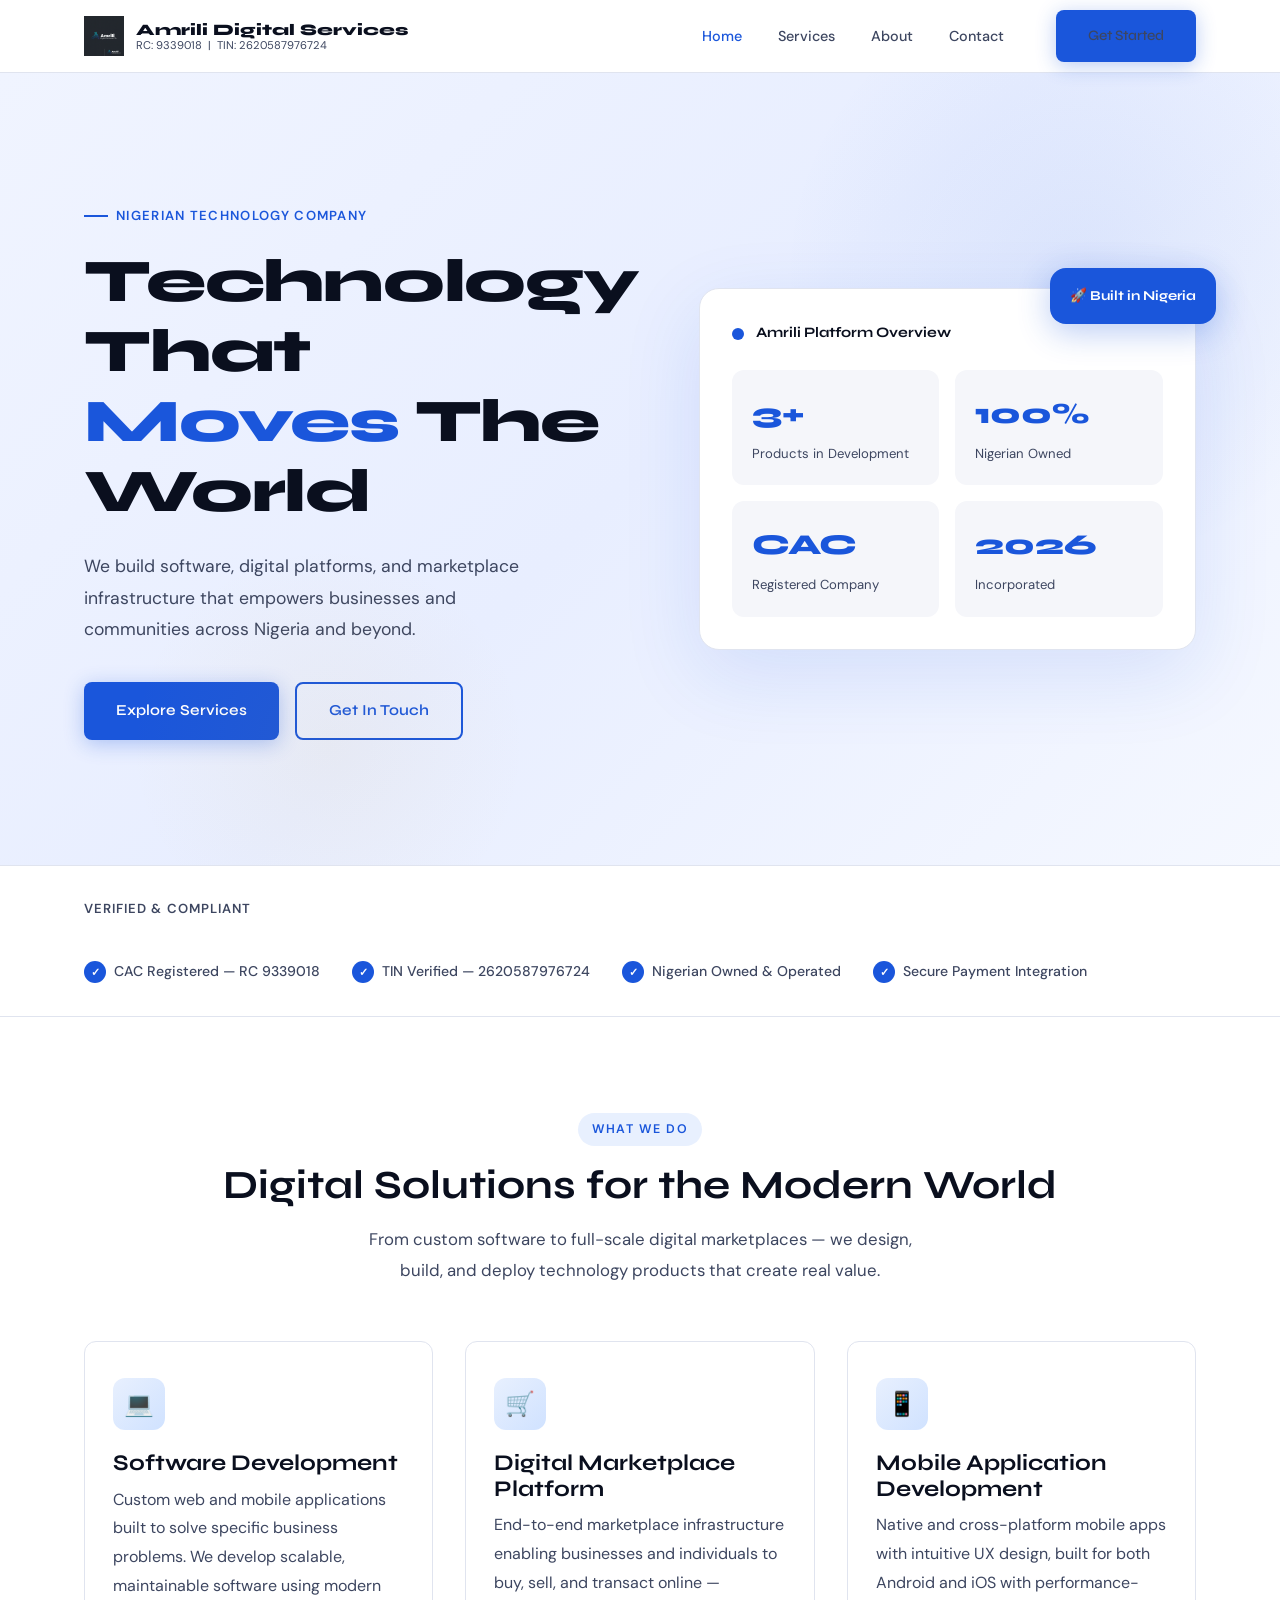
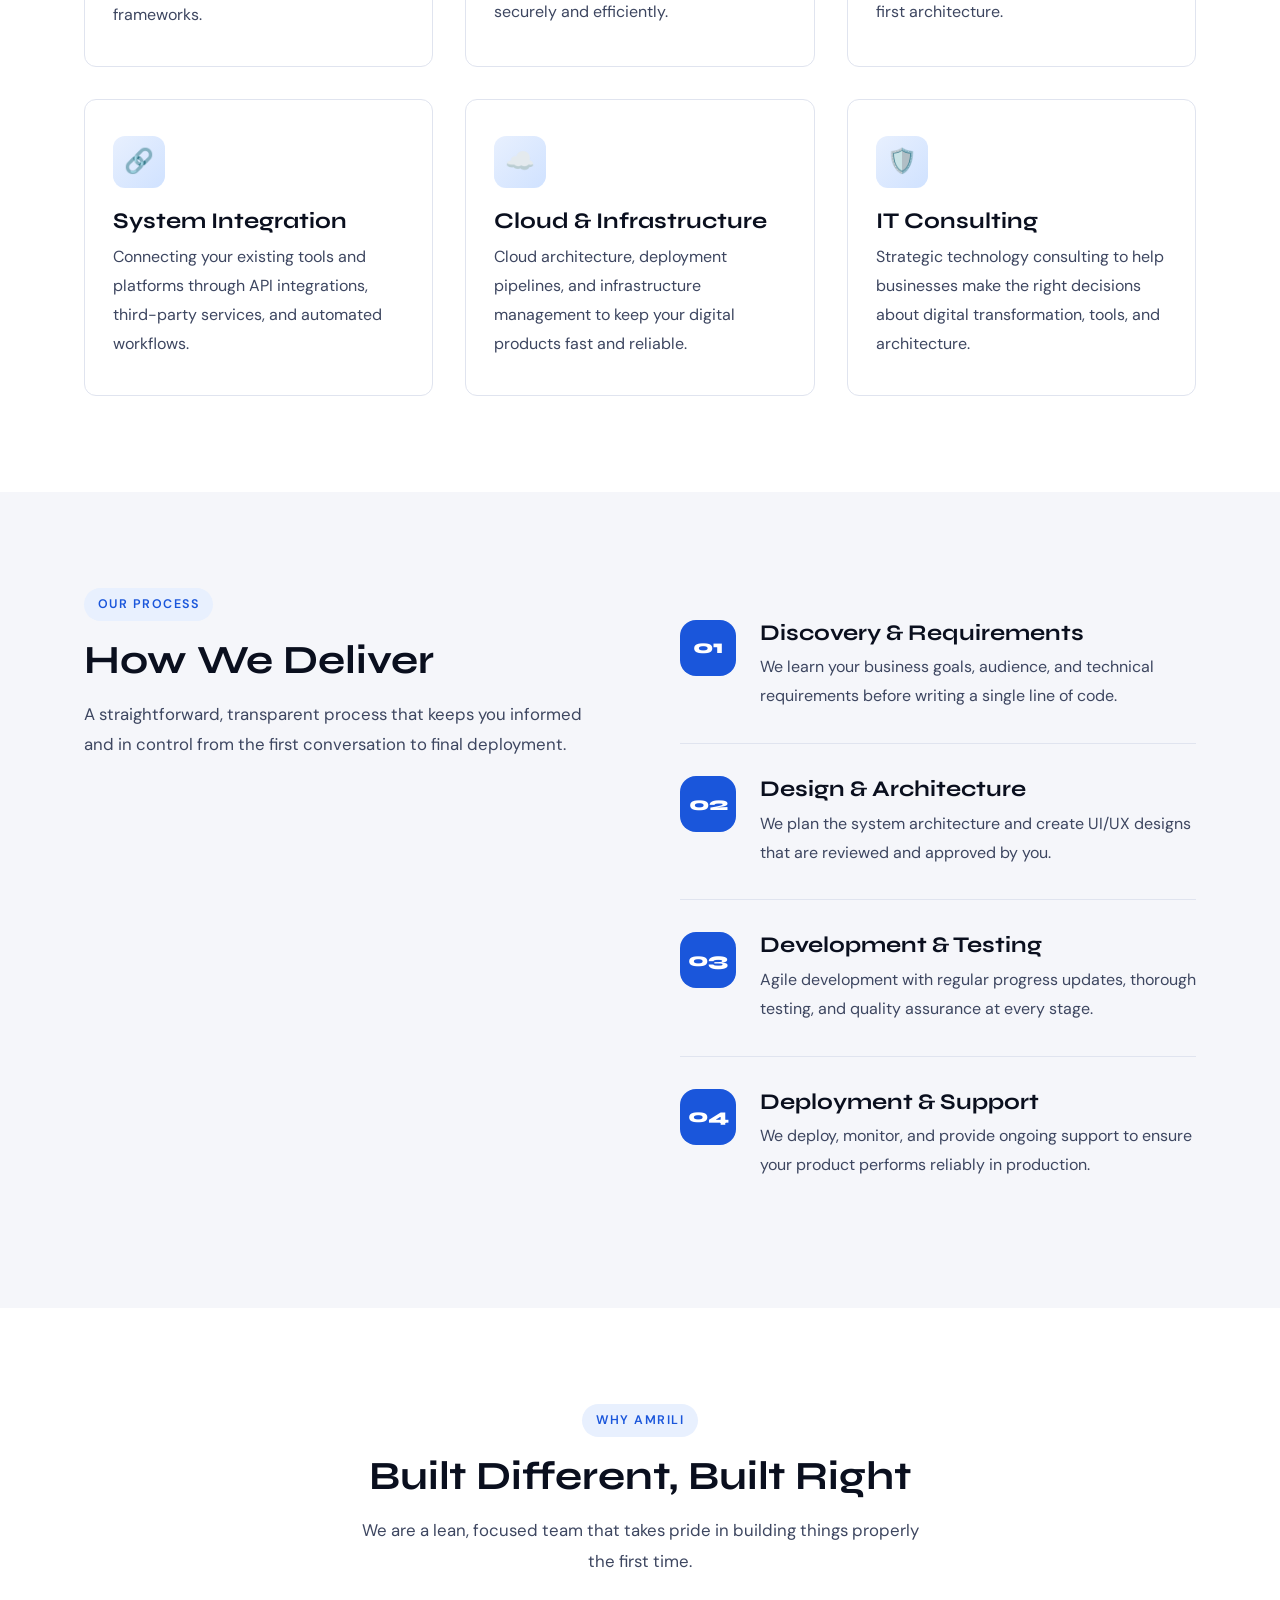
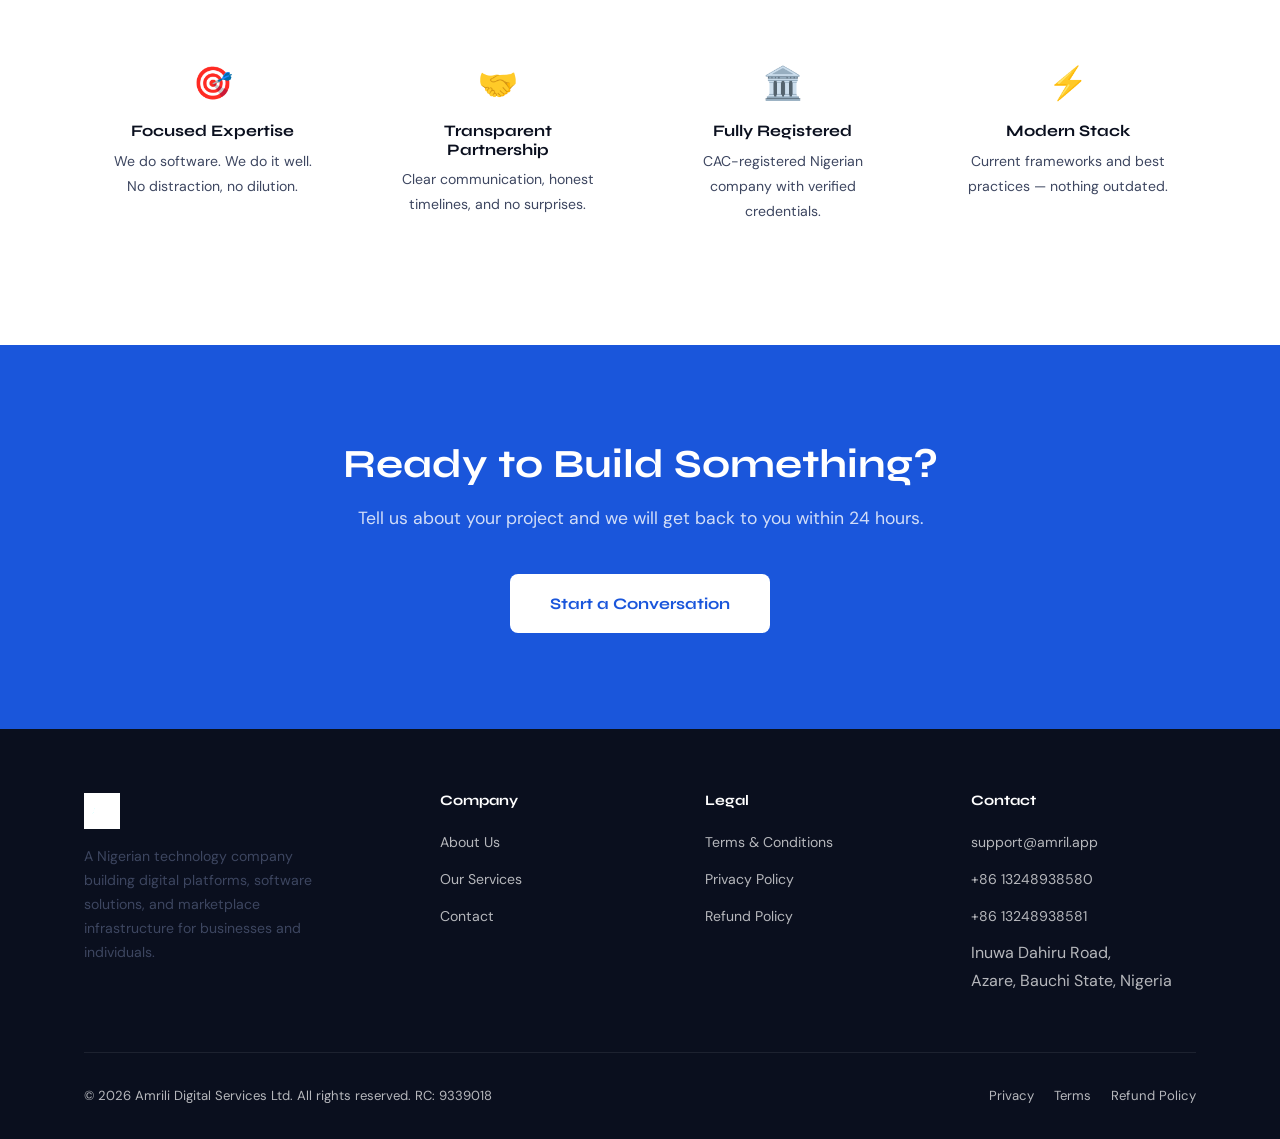
<file: index.html>
<!DOCTYPE html>
<html lang="en">
<head>
  <meta charset="UTF-8">
  <meta name="viewport" content="width=device-width, initial-scale=1.0">
  <meta name="author" content="Amrili Digital Services Ltd">
  <meta name="description" content="Amrili Digital Services Ltd — A Nigerian technology company delivering software development, digital marketplace platforms, and e-commerce solutions.">
  <meta name="keywords" content="Software Development, Digital Marketplace, Mobile Applications, E-commerce Platform, Nigeria, Technology">
  <meta property="og:title" content="Amrili Digital Services Limited">
  <meta property="og:description" content="Technology that moves the world. Software development and digital platform solutions.">
  <title>Amrili Digital Services Limited</title>
  <link rel="stylesheet" href="css/style.css">
  <link rel="icon" type="image/png" href="amrilidigitalserviceslogo.png">
  <style>
    /* ── Hero ── */
    .hero {
      min-height: 88vh;
      display: flex;
      align-items: center;
      background: linear-gradient(135deg, #f0f4ff 0%, #e8eeff 50%, #f5f8ff 100%);
      position: relative;
      overflow: hidden;
    }
    .hero::before {
      content: '';
      position: absolute;
      width: 600px; height: 600px;
      background: radial-gradient(circle, rgba(26,86,219,.08) 0%, transparent 70%);
      top: -100px; right: -100px;
      pointer-events: none;
    }
    .hero::after {
      content: '';
      position: absolute;
      width: 400px; height: 400px;
      background: radial-gradient(circle, rgba(200,155,60,.06) 0%, transparent 70%);
      bottom: -80px; left: 10%;
      pointer-events: none;
    }
    .hero-inner {
      display: grid;
      grid-template-columns: 1fr 1fr;
      gap: 60px;
      align-items: center;
    }
    .hero-eyebrow {
      display: inline-flex;
      align-items: center;
      gap: 8px;
      font-size: .82rem;
      font-weight: 600;
      letter-spacing: .1em;
      text-transform: uppercase;
      color: var(--accent);
      margin-bottom: 20px;
    }
    .hero-eyebrow::before {
      content: '';
      display: block;
      width: 24px; height: 2px;
      background: var(--accent);
    }
    .hero h1 {
      font-size: clamp(2.4rem, 5vw, 3.8rem);
      font-weight: 800;
      margin-bottom: 24px;
      letter-spacing: -.02em;
    }
    .hero h1 span { color: var(--accent); }
    .hero-desc {
      font-size: 1.1rem;
      margin-bottom: 36px;
      max-width: 480px;
    }
    .hero-actions { display: flex; gap: 16px; flex-wrap: wrap; }
    .hero-visual {
      position: relative;
    }
    .hero-card {
      background: var(--white);
      border: 1px solid var(--border);
      border-radius: 20px;
      padding: 32px;
      box-shadow: 0 24px 80px rgba(26,86,219,.12);
    }
    .hero-card-header {
      display: flex;
      align-items: center;
      gap: 12px;
      margin-bottom: 24px;
    }
    .hero-card-dot {
      width: 12px; height: 12px;
      border-radius: 50%;
      background: var(--accent);
    }
    .hero-card-label {
      font-family: 'Syne', sans-serif;
      font-weight: 700;
      font-size: .9rem;
    }
    .hero-stats {
      display: grid;
      grid-template-columns: 1fr 1fr;
      gap: 16px;
    }
    .hero-stat {
      background: var(--surface);
      border-radius: 12px;
      padding: 20px;
    }
    .hero-stat-num {
      font-family: 'Syne', sans-serif;
      font-size: 1.8rem;
      font-weight: 800;
      color: var(--accent);
    }
    .hero-stat-label { font-size: .82rem; color: var(--ink-soft); margin-top: 4px; }
    .hero-float {
      position: absolute;
      top: -20px; right: -20px;
      background: var(--accent);
      color: var(--white);
      border-radius: 16px;
      padding: 16px 20px;
      font-family: 'Syne', sans-serif;
      font-weight: 700;
      font-size: .85rem;
      box-shadow: 0 8px 32px rgba(26,86,219,.30);
    }

    /* ── Trust Bar ── */
    .trust-bar {
      padding: 32px 0;
      border-top: 1px solid var(--border);
      border-bottom: 1px solid var(--border);
    }
    .trust-inner {
      display: flex;
      align-items: center;
      gap: 40px;
      flex-wrap: wrap;
    }
    .trust-label {
      font-size: .82rem;
      font-weight: 600;
      color: var(--ink-soft);
      text-transform: uppercase;
      letter-spacing: .08em;
      white-space: nowrap;
    }
    .trust-items {
      display: flex;
      gap: 32px;
      flex-wrap: wrap;
      align-items: center;
    }
    .trust-item {
      display: flex;
      align-items: center;
      gap: 8px;
      font-size: .88rem;
      font-weight: 500;
      color: var(--ink-soft);
    }
    .trust-item::before {
      content: '✓';
      width: 22px; height: 22px;
      background: var(--accent);
      color: white;
      border-radius: 50%;
      display: flex;
      align-items: center;
      justify-content: center;
      font-size: .7rem;
      font-weight: 700;
      flex-shrink: 0;
    }

    /* ── How It Works ── */
    .steps { counter-reset: steps; }
    .step {
      display: grid;
      grid-template-columns: 56px 1fr;
      gap: 24px;
      padding: 32px 0;
      border-bottom: 1px solid var(--border);
    }
    .step:last-child { border-bottom: none; }
    .step-num {
      width: 56px; height: 56px;
      border-radius: 16px;
      background: var(--accent);
      color: var(--white);
      font-family: 'Syne', sans-serif;
      font-size: 1.2rem;
      font-weight: 800;
      display: flex;
      align-items: center;
      justify-content: center;
      flex-shrink: 0;
    }
    .step-body h3 { margin-bottom: 8px; }

    /* ── CTA Section ── */
    .cta-section {
      background: var(--accent);
      color: var(--white);
      padding: 96px 0;
      text-align: center;
    }
    .cta-section h2 { color: var(--white); margin-bottom: 16px; }
    .cta-section p  { color: rgba(255,255,255,.8); margin-bottom: 40px; font-size: 1.1rem; }
    .btn-white {
      background: var(--white);
      color: var(--accent);
      font-family: 'Syne', sans-serif;
      font-weight: 700;
      padding: 16px 40px;
      border-radius: 8px;
      display: inline-block;
      transition: var(--trans);
    }
    .btn-white:hover { transform: translateY(-2px); box-shadow: 0 8px 32px rgba(0,0,0,.15); }

    @media (max-width: 768px) {
      .hero-inner { grid-template-columns: 1fr; }
      .hero-visual { display: none; }
      .hero { min-height: auto; padding: 80px 0; }
    }
  </style>
</head>
<body>
<script src="js/components.js"></script>

<!-- ══ HERO ══════════════════════════════════════════════ -->
<section class="hero">
  <div class="container">
    <div class="hero-inner">
      <div class="hero-content">
        <div class="hero-eyebrow">Nigerian Technology Company</div>
        <h1>Technology That <span>Moves</span> The World</h1>
        <p class="hero-desc">
          We build software, digital platforms, and marketplace infrastructure that empowers businesses and communities across Nigeria and beyond.
        </p>
        <div class="hero-actions">
          <a href="services.html" class="btn btn-primary">Explore Services</a>
          <a href="contact.html"  class="btn btn-outline">Get In Touch</a>
        </div>
      </div>
      <div class="hero-visual">
        <div class="hero-float">🚀 Built in Nigeria</div>
        <div class="hero-card">
          <div class="hero-card-header">
            <div class="hero-card-dot"></div>
            <div class="hero-card-label">Amrili Platform Overview</div>
          </div>
          <div class="hero-stats">
            <div class="hero-stat">
              <div class="hero-stat-num">3+</div>
              <div class="hero-stat-label">Products in Development</div>
            </div>
            <div class="hero-stat">
              <div class="hero-stat-num">100%</div>
              <div class="hero-stat-label">Nigerian Owned</div>
            </div>
            <div class="hero-stat">
              <div class="hero-stat-num">CAC</div>
              <div class="hero-stat-label">Registered Company</div>
            </div>
            <div class="hero-stat">
              <div class="hero-stat-num">2026</div>
              <div class="hero-stat-label">Incorporated</div>
            </div>
          </div>
        </div>
      </div>
    </div>
  </div>
</section>

<!-- ══ TRUST BAR ══════════════════════════════════════════ -->
<section class="trust-bar">
  <div class="container">
    <div class="trust-inner">
      <span class="trust-label">Verified &amp; Compliant</span>
      <div class="trust-items">
        <span class="trust-item">CAC Registered — RC 9339018</span>
        <span class="trust-item">TIN Verified — 2620587976724</span>
        <span class="trust-item">Nigerian Owned &amp; Operated</span>
        <span class="trust-item">Secure Payment Integration</span>
      </div>
    </div>
  </div>
</section>

<!-- ══ WHAT WE DO ══════════════════════════════════════════ -->
<section class="section">
  <div class="container">
    <div class="text-center">
      <span class="section-label">What We Do</span>
      <h2 class="section-title">Digital Solutions for the Modern World</h2>
      <p class="section-sub">
        From custom software to full-scale digital marketplaces — we design, build, and deploy technology products that create real value.
      </p>
    </div>
    <div class="grid-3">
      <div class="card">
        <div class="card-icon">💻</div>
        <h3>Software Development</h3>
        <p>Custom web and mobile applications built to solve specific business problems. We develop scalable, maintainable software using modern frameworks.</p>
      </div>
      <div class="card">
        <div class="card-icon">🛒</div>
        <h3>Digital Marketplace Platform</h3>
        <p>End-to-end marketplace infrastructure enabling businesses and individuals to buy, sell, and transact online — securely and efficiently.</p>
      </div>
      <div class="card">
        <div class="card-icon">📱</div>
        <h3>Mobile Application Development</h3>
        <p>Native and cross-platform mobile apps with intuitive UX design, built for both Android and iOS with performance-first architecture.</p>
      </div>
      <div class="card">
        <div class="card-icon">🔗</div>
        <h3>System Integration</h3>
        <p>Connecting your existing tools and platforms through API integrations, third-party services, and automated workflows.</p>
      </div>
      <div class="card">
        <div class="card-icon">☁️</div>
        <h3>Cloud &amp; Infrastructure</h3>
        <p>Cloud architecture, deployment pipelines, and infrastructure management to keep your digital products fast and reliable.</p>
      </div>
      <div class="card">
        <div class="card-icon">🛡️</div>
        <h3>IT Consulting</h3>
        <p>Strategic technology consulting to help businesses make the right decisions about digital transformation, tools, and architecture.</p>
      </div>
    </div>
  </div>
</section>

<!-- ══ HOW WE WORK ══════════════════════════════════════════ -->
<section class="section section--alt">
  <div class="container">
    <div class="grid-2" style="align-items:start; gap:80px;">
      <div>
        <span class="section-label">Our Process</span>
        <h2 class="section-title">How We Deliver</h2>
        <p class="section-sub" style="margin-bottom:0;">
          A straightforward, transparent process that keeps you informed and in control from the first conversation to final deployment.
        </p>
      </div>
      <div class="steps">
        <div class="step">
          <div class="step-num">01</div>
          <div class="step-body">
            <h3>Discovery &amp; Requirements</h3>
            <p>We learn your business goals, audience, and technical requirements before writing a single line of code.</p>
          </div>
        </div>
        <div class="step">
          <div class="step-num">02</div>
          <div class="step-body">
            <h3>Design &amp; Architecture</h3>
            <p>We plan the system architecture and create UI/UX designs that are reviewed and approved by you.</p>
          </div>
        </div>
        <div class="step">
          <div class="step-num">03</div>
          <div class="step-body">
            <h3>Development &amp; Testing</h3>
            <p>Agile development with regular progress updates, thorough testing, and quality assurance at every stage.</p>
          </div>
        </div>
        <div class="step">
          <div class="step-num">04</div>
          <div class="step-body">
            <h3>Deployment &amp; Support</h3>
            <p>We deploy, monitor, and provide ongoing support to ensure your product performs reliably in production.</p>
          </div>
        </div>
      </div>
    </div>
  </div>
</section>

<!-- ══ WHY CHOOSE US ══════════════════════════════════════════ -->
<section class="section">
  <div class="container">
    <div class="text-center">
      <span class="section-label">Why Amrili</span>
      <h2 class="section-title">Built Different, Built Right</h2>
      <p class="section-sub">We are a lean, focused team that takes pride in building things properly the first time.</p>
    </div>
    <div class="grid-4">
      <div style="text-align:center; padding:24px;">
        <div style="font-size:2rem; margin-bottom:12px;">🎯</div>
        <h3 style="font-size:1rem; margin-bottom:8px;">Focused Expertise</h3>
        <p style="font-size:.88rem;">We do software. We do it well. No distraction, no dilution.</p>
      </div>
      <div style="text-align:center; padding:24px;">
        <div style="font-size:2rem; margin-bottom:12px;">🤝</div>
        <h3 style="font-size:1rem; margin-bottom:8px;">Transparent Partnership</h3>
        <p style="font-size:.88rem;">Clear communication, honest timelines, and no surprises.</p>
      </div>
      <div style="text-align:center; padding:24px;">
        <div style="font-size:2rem; margin-bottom:12px;">🏛️</div>
        <h3 style="font-size:1rem; margin-bottom:8px;">Fully Registered</h3>
        <p style="font-size:.88rem;">CAC-registered Nigerian company with verified credentials.</p>
      </div>
      <div style="text-align:center; padding:24px;">
        <div style="font-size:2rem; margin-bottom:12px;">⚡</div>
        <h3 style="font-size:1rem; margin-bottom:8px;">Modern Stack</h3>
        <p style="font-size:.88rem;">Current frameworks and best practices — nothing outdated.</p>
      </div>
    </div>
  </div>
</section>

<!-- ══ CTA ══════════════════════════════════════════════════ -->
<section class="cta-section">
  <div class="container">
    <h2>Ready to Build Something?</h2>
    <p>Tell us about your project and we will get back to you within 24 hours.</p>
    <a href="contact.html" class="btn-white">Start a Conversation</a>
  </div>
</section>

</body>
</html>
</file>
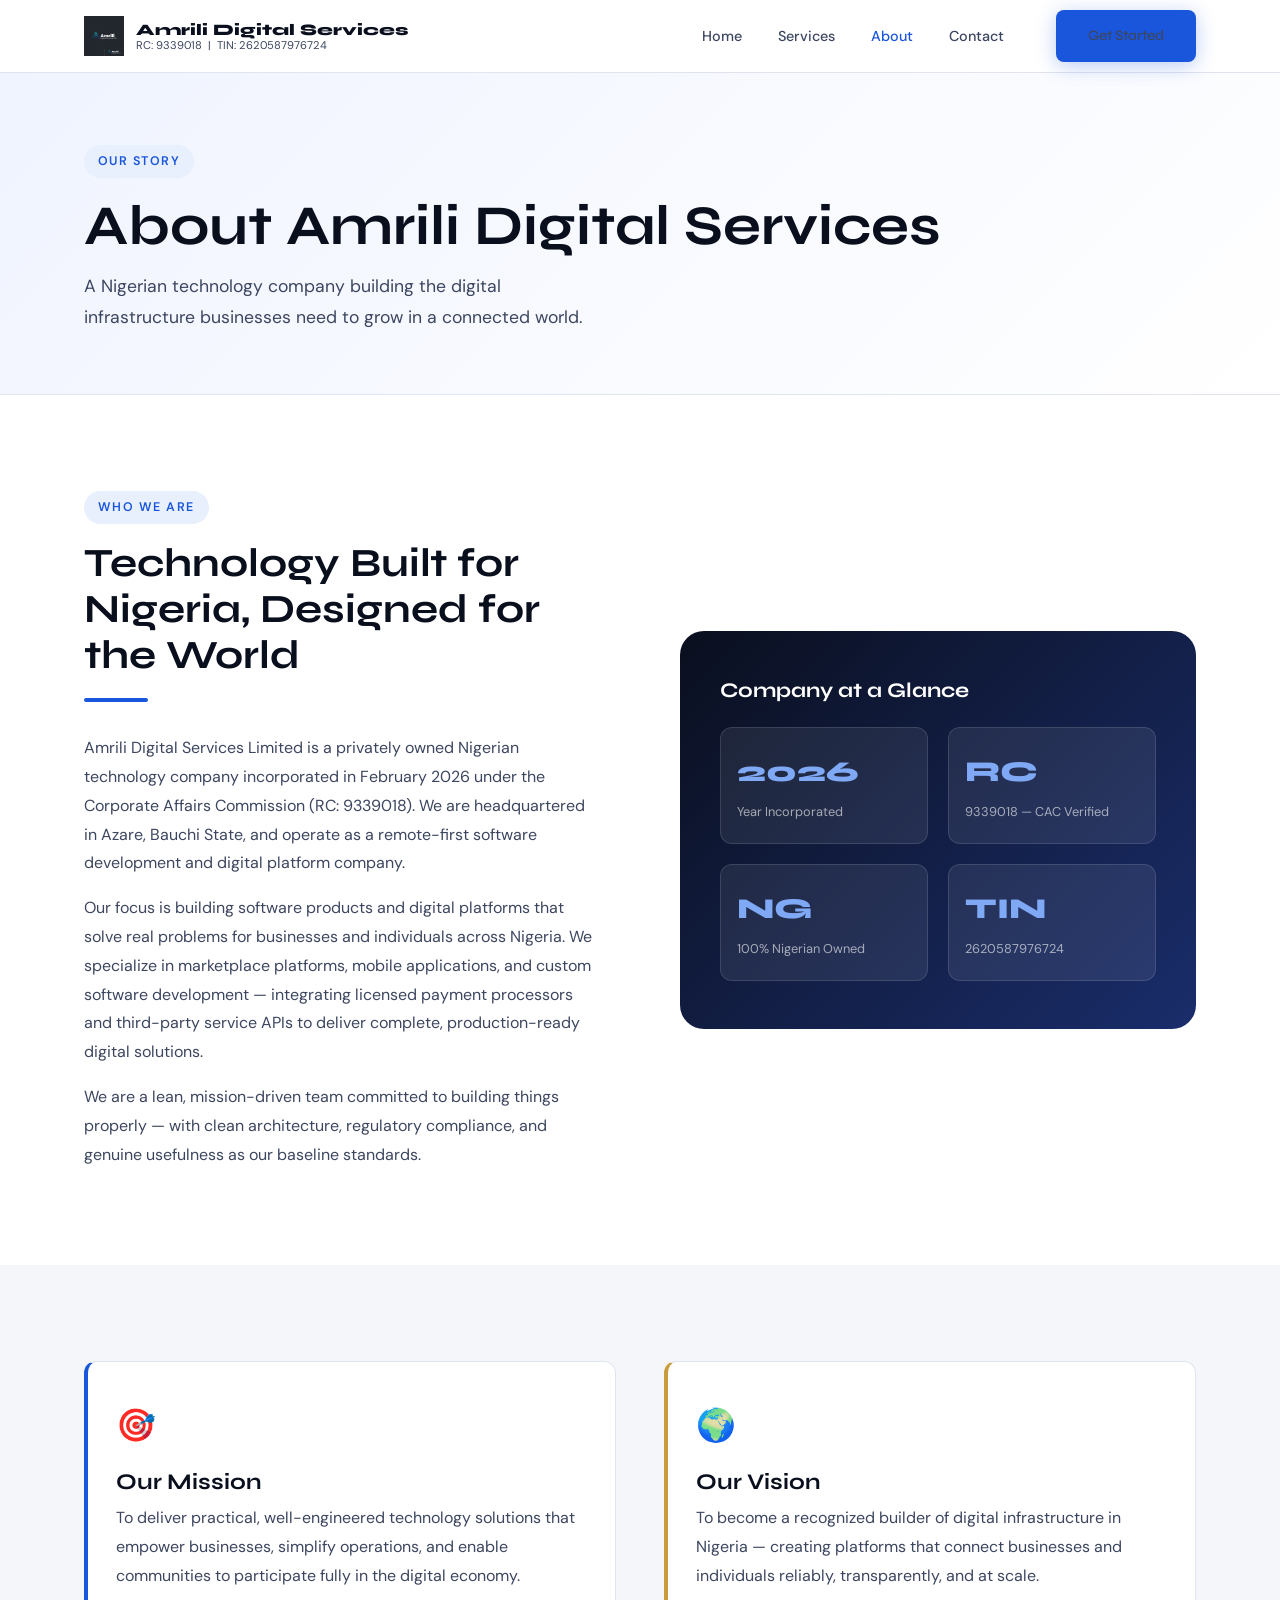
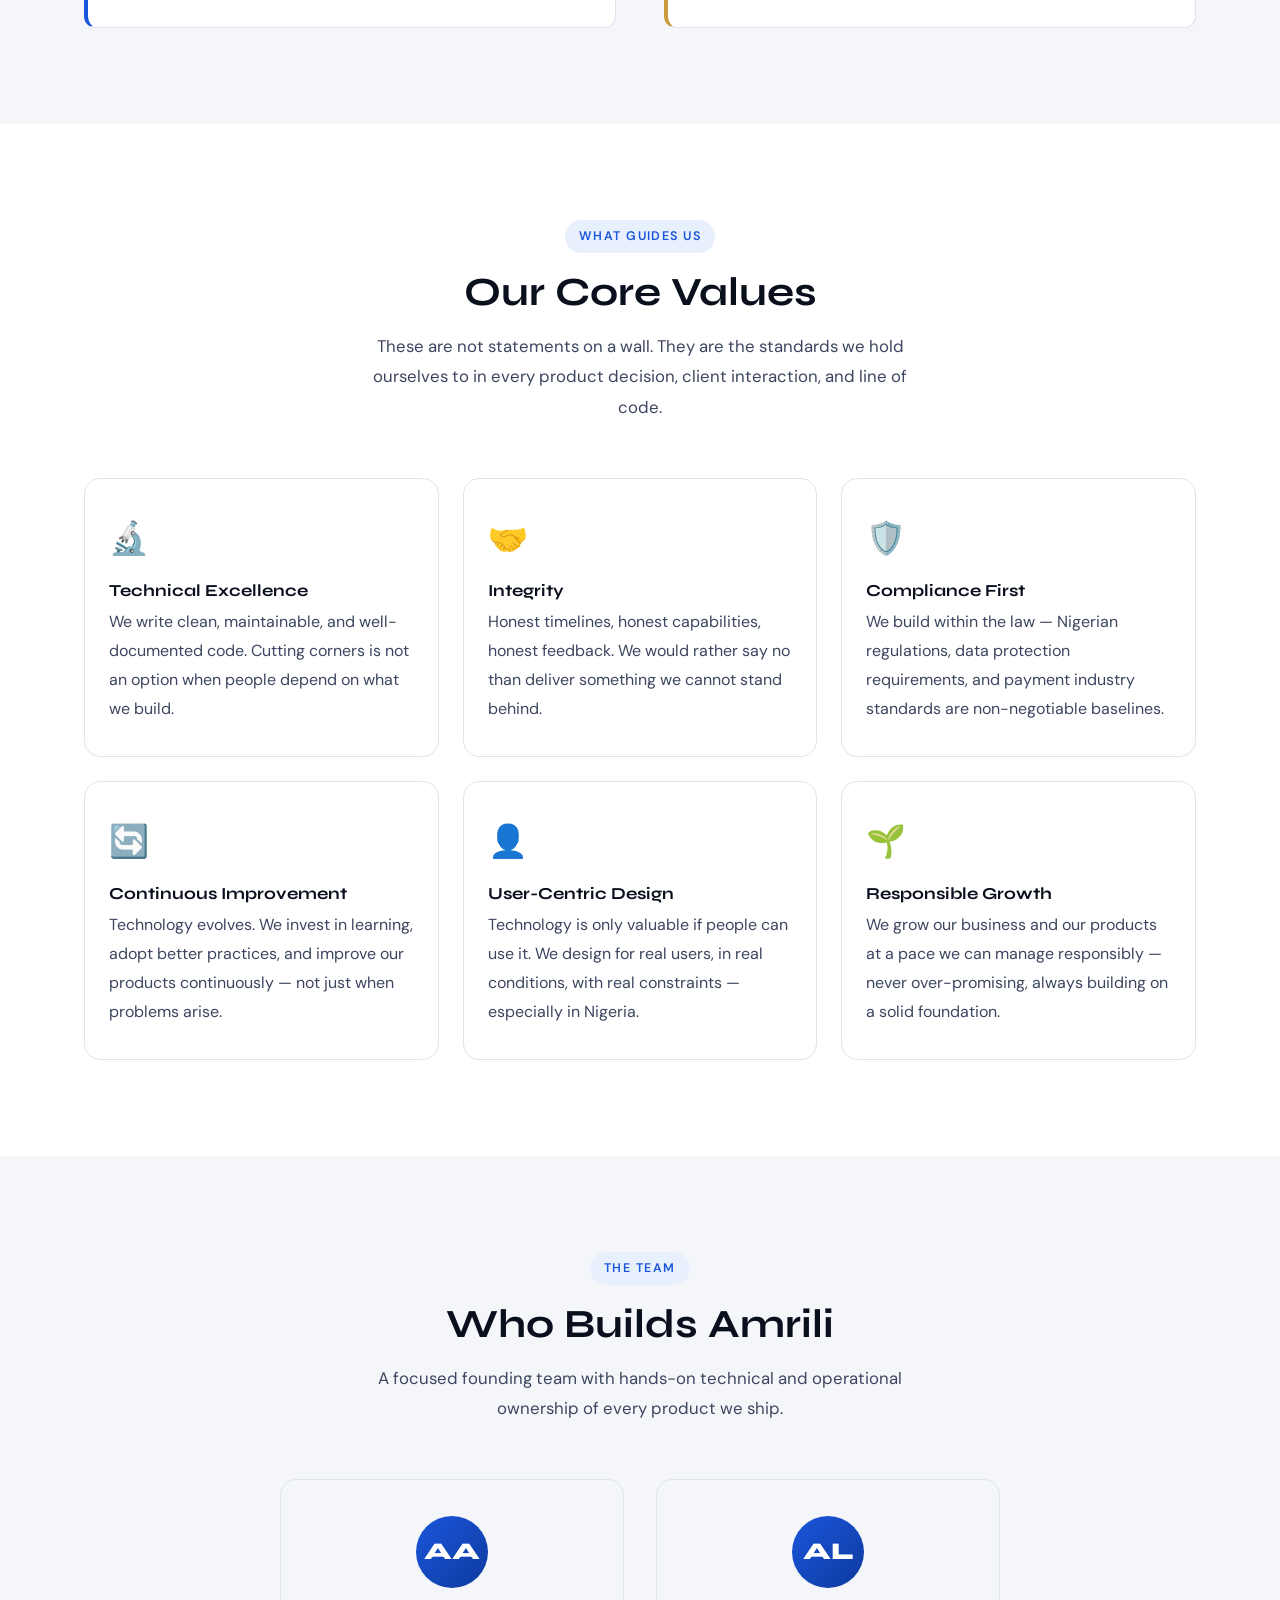
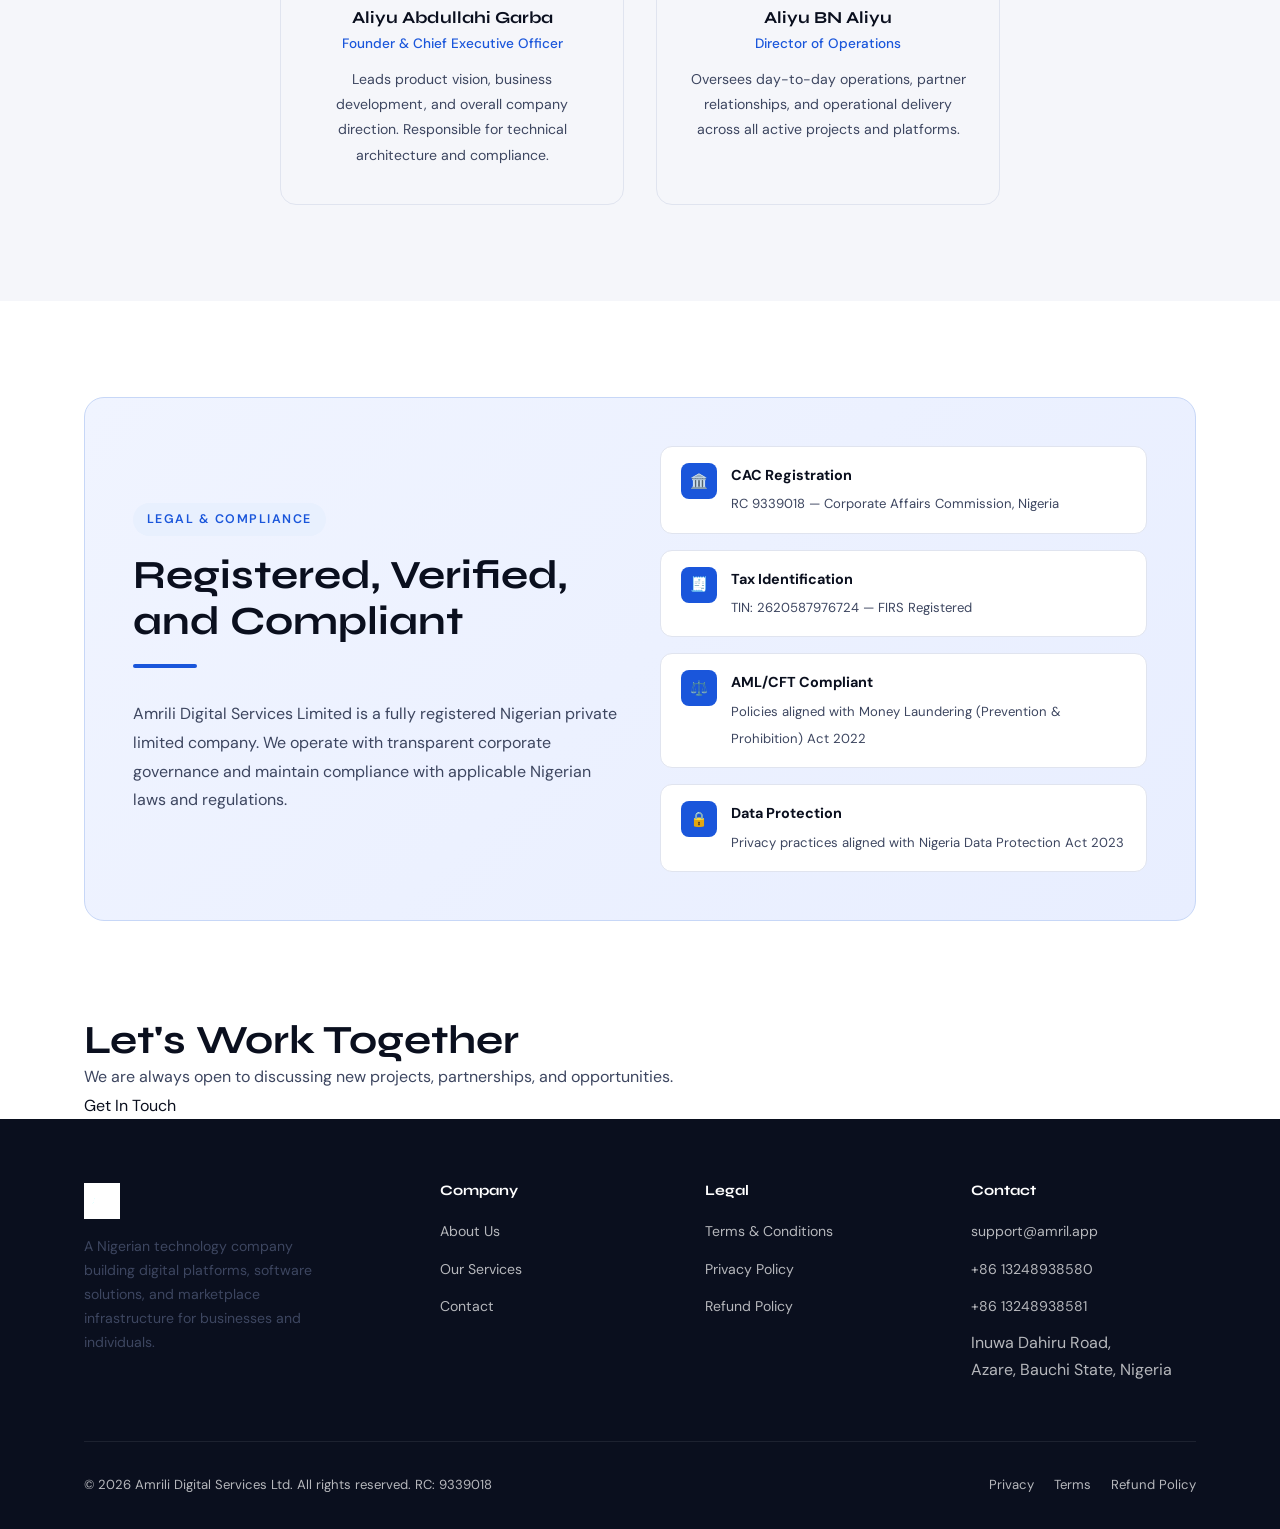
<file: about.html>
<!DOCTYPE html>
<html lang="en">
<head>
  <meta charset="UTF-8">
  <meta name="viewport" content="width=device-width, initial-scale=1.0">
  <meta name="author" content="Amrili Digital Services Ltd">
  <meta name="description" content="About Amrili Digital Services Limited — a Nigerian technology company building digital platforms and software solutions from Bauchi State.">
  <meta name="keywords" content="About Amrili Digital Services, Nigerian Software Company, Technology Company Nigeria, Digital Platform Developer">
  <title>About Us — Amrili Digital Services Limited</title>
  <link rel="stylesheet" href="css/style.css">
  <style>
    .about-intro {
      display: grid;
      grid-template-columns: 1fr 1fr;
      gap: 80px;
      align-items: center;
    }
    .about-visual {
      background: linear-gradient(135deg, #0a0f1e 0%, #1a2d6b 100%);
      border-radius: 24px;
      padding: 48px 40px;
      color: white;
    }
    .about-visual h3 {
      color: white;
      margin-bottom: 24px;
      font-size: 1.3rem;
    }
    .stat-row {
      display: grid;
      grid-template-columns: 1fr 1fr;
      gap: 20px;
      margin-top: 8px;
    }
    .stat-box {
      background: rgba(255,255,255,.08);
      border: 1px solid rgba(255,255,255,.12);
      border-radius: 12px;
      padding: 20px 16px;
    }
    .stat-box .num {
      font-family: 'Syne', sans-serif;
      font-size: 1.8rem;
      font-weight: 800;
      color: #7fa8f5;
    }
    .stat-box .lbl { font-size: .8rem; color: rgba(255,255,255,.6); margin-top: 4px; }

    .values-grid {
      display: grid;
      grid-template-columns: repeat(3, 1fr);
      gap: 24px;
    }
    .value-card {
      border: 1px solid var(--border);
      border-radius: 16px;
      padding: 32px 24px;
      background: var(--white);
      transition: var(--trans);
    }
    .value-card:hover { border-color: var(--accent); box-shadow: var(--shadow); }
    .value-icon { font-size: 2rem; margin-bottom: 16px; }
    .value-card h3 { font-size: 1.05rem; margin-bottom: 8px; }

    .team-grid {
      display: grid;
      grid-template-columns: repeat(2, 1fr);
      gap: 32px;
      max-width: 720px;
      margin: 0 auto;
    }
    .team-card {
      background: var(--surface);
      border: 1px solid var(--border);
      border-radius: 16px;
      padding: 36px 28px;
      text-align: center;
      transition: var(--trans);
    }
    .team-card:hover { border-color: var(--accent); transform: translateY(-4px); }
    .team-avatar {
      width: 72px; height: 72px;
      border-radius: 50%;
      background: linear-gradient(135deg, var(--accent), var(--accent-2));
      display: flex; align-items: center; justify-content: center;
      font-family: 'Syne', sans-serif;
      font-weight: 800;
      font-size: 1.5rem;
      color: white;
      margin: 0 auto 20px;
    }
    .team-card h3 { font-size: 1.05rem; margin-bottom: 4px; }
    .team-role { font-size: .85rem; color: var(--accent); font-weight: 500; margin-bottom: 12px; }
    .team-card p { font-size: .88rem; }

    .compliance-box {
      background: linear-gradient(135deg, #f0f4ff, #e8eeff);
      border: 1px solid #c7d7f7;
      border-radius: 20px;
      padding: 48px;
      display: grid;
      grid-template-columns: 1fr 1fr;
      gap: 40px;
      align-items: center;
    }
    .compliance-box h2 { margin-bottom: 16px; }
    .compliance-items { display: flex; flex-direction: column; gap: 16px; }
    .compliance-item {
      display: flex; align-items: flex-start; gap: 14px;
      background: white;
      border-radius: 12px;
      padding: 16px 20px;
      border: 1px solid var(--border);
    }
    .compliance-item-icon {
      width: 36px; height: 36px;
      background: var(--accent);
      border-radius: 8px;
      display: flex; align-items: center; justify-content: center;
      color: white;
      font-size: .9rem;
      flex-shrink: 0;
    }
    .compliance-item-body strong { display: block; font-size: .9rem; margin-bottom: 2px; }
    .compliance-item-body span  { font-size: .82rem; color: var(--ink-soft); }

    @media (max-width: 768px) {
      .about-intro { grid-template-columns: 1fr; }
      .values-grid { grid-template-columns: 1fr 1fr; }
      .team-grid { grid-template-columns: 1fr; }
      .compliance-box { grid-template-columns: 1fr; }
    }
    @media (max-width: 480px) {
      .values-grid { grid-template-columns: 1fr; }
    }
  </style>
</head>
<body>
<script src="js/components.js"></script>

<!-- ══ PAGE HERO ══════════════════════════════════════════ -->
<section class="page-hero">
  <div class="container">
    <span class="section-label">Our Story</span>
    <h1>About Amrili Digital Services</h1>
    <p>A Nigerian technology company building the digital infrastructure businesses need to grow in a connected world.</p>
  </div>
</section>

<!-- ══ WHO WE ARE ══════════════════════════════════════════ -->
<section class="section">
  <div class="container">
    <div class="about-intro">
      <div>
        <span class="section-label">Who We Are</span>
        <h2>Technology Built for Nigeria, Designed for the World</h2>
        <div class="divider"></div>
        <p style="margin-bottom:16px;">
          Amrili Digital Services Limited is a privately owned Nigerian technology company incorporated in February 2026 under the Corporate Affairs Commission (RC: 9339018). We are headquartered in Azare, Bauchi State, and operate as a remote-first software development and digital platform company.
        </p>
        <p style="margin-bottom:16px;">
          Our focus is building software products and digital platforms that solve real problems for businesses and individuals across Nigeria. We specialize in marketplace platforms, mobile applications, and custom software development — integrating licensed payment processors and third-party service APIs to deliver complete, production-ready digital solutions.
        </p>
        <p>
          We are a lean, mission-driven team committed to building things properly — with clean architecture, regulatory compliance, and genuine usefulness as our baseline standards.
        </p>
      </div>
      <div class="about-visual">
        <h3>Company at a Glance</h3>
        <div class="stat-row">
          <div class="stat-box">
            <div class="num">2026</div>
            <div class="lbl">Year Incorporated</div>
          </div>
          <div class="stat-box">
            <div class="num">RC</div>
            <div class="lbl">9339018 — CAC Verified</div>
          </div>
          <div class="stat-box">
            <div class="num">NG</div>
            <div class="lbl">100% Nigerian Owned</div>
          </div>
          <div class="stat-box">
            <div class="num">TIN</div>
            <div class="lbl">2620587976724</div>
          </div>
        </div>
      </div>
    </div>
  </div>
</section>

<!-- ══ MISSION & VISION ══════════════════════════════════════ -->
<section class="section section--alt">
  <div class="container">
    <div class="grid-2" style="gap:48px;">
      <div class="card" style="border-left: 4px solid var(--accent);">
        <div style="font-size:2rem; margin-bottom:16px;">🎯</div>
        <h3>Our Mission</h3>
        <p>To deliver practical, well-engineered technology solutions that empower businesses, simplify operations, and enable communities to participate fully in the digital economy.</p>
      </div>
      <div class="card" style="border-left: 4px solid var(--gold);">
        <div style="font-size:2rem; margin-bottom:16px;">🌍</div>
        <h3>Our Vision</h3>
        <p>To become a recognized builder of digital infrastructure in Nigeria — creating platforms that connect businesses and individuals reliably, transparently, and at scale.</p>
      </div>
    </div>
  </div>
</section>

<!-- ══ CORE VALUES ══════════════════════════════════════════ -->
<section class="section">
  <div class="container">
    <div class="text-center">
      <span class="section-label">What Guides Us</span>
      <h2 class="section-title">Our Core Values</h2>
      <p class="section-sub">These are not statements on a wall. They are the standards we hold ourselves to in every product decision, client interaction, and line of code.</p>
    </div>
    <div class="values-grid">
      <div class="value-card">
        <div class="value-icon">🔬</div>
        <h3>Technical Excellence</h3>
        <p>We write clean, maintainable, and well-documented code. Cutting corners is not an option when people depend on what we build.</p>
      </div>
      <div class="value-card">
        <div class="value-icon">🤝</div>
        <h3>Integrity</h3>
        <p>Honest timelines, honest capabilities, honest feedback. We would rather say no than deliver something we cannot stand behind.</p>
      </div>
      <div class="value-card">
        <div class="value-icon">🛡️</div>
        <h3>Compliance First</h3>
        <p>We build within the law — Nigerian regulations, data protection requirements, and payment industry standards are non-negotiable baselines.</p>
      </div>
      <div class="value-card">
        <div class="value-icon">🔄</div>
        <h3>Continuous Improvement</h3>
        <p>Technology evolves. We invest in learning, adopt better practices, and improve our products continuously — not just when problems arise.</p>
      </div>
      <div class="value-card">
        <div class="value-icon">👤</div>
        <h3>User-Centric Design</h3>
        <p>Technology is only valuable if people can use it. We design for real users, in real conditions, with real constraints — especially in Nigeria.</p>
      </div>
      <div class="value-card">
        <div class="value-icon">🌱</div>
        <h3>Responsible Growth</h3>
        <p>We grow our business and our products at a pace we can manage responsibly — never over-promising, always building on a solid foundation.</p>
      </div>
    </div>
  </div>
</section>

<!-- ══ TEAM ══════════════════════════════════════════════════ -->
<section class="section section--alt">
  <div class="container">
    <div class="text-center">
      <span class="section-label">The Team</span>
      <h2 class="section-title">Who Builds Amrili</h2>
      <p class="section-sub">A focused founding team with hands-on technical and operational ownership of every product we ship.</p>
    </div>
    <div class="team-grid">
      <div class="team-card">
        <div class="team-avatar">AA</div>
        <h3>Aliyu Abdullahi Garba</h3>
        <div class="team-role">Founder &amp; Chief Executive Officer</div>
        <p>Leads product vision, business development, and overall company direction. Responsible for technical architecture and compliance.</p>
      </div>
      <div class="team-card">
        <div class="team-avatar">AL</div>
        <h3>Aliyu BN Aliyu</h3>
        <div class="team-role">Director of Operations</div>
        <p>Oversees day-to-day operations, partner relationships, and operational delivery across all active projects and platforms.</p>
      </div>
    </div>
  </div>
</section>

<!-- ══ COMPLIANCE & REGISTRATION ══════════════════════════════ -->
<section class="section">
  <div class="container">
    <div class="compliance-box">
      <div>
        <span class="section-label">Legal &amp; Compliance</span>
        <h2>Registered, Verified, and Compliant</h2>
        <div class="divider"></div>
        <p>Amrili Digital Services Limited is a fully registered Nigerian private limited company. We operate with transparent corporate governance and maintain compliance with applicable Nigerian laws and regulations.</p>
      </div>
      <div class="compliance-items">
        <div class="compliance-item">
          <div class="compliance-item-icon">🏛️</div>
          <div class="compliance-item-body">
            <strong>CAC Registration</strong>
            <span>RC 9339018 — Corporate Affairs Commission, Nigeria</span>
          </div>
        </div>
        <div class="compliance-item">
          <div class="compliance-item-icon">🧾</div>
          <div class="compliance-item-body">
            <strong>Tax Identification</strong>
            <span>TIN: 2620587976724 — FIRS Registered</span>
          </div>
        </div>
        <div class="compliance-item">
          <div class="compliance-item-icon">⚖️</div>
          <div class="compliance-item-body">
            <strong>AML/CFT Compliant</strong>
            <span>Policies aligned with Money Laundering (Prevention &amp; Prohibition) Act 2022</span>
          </div>
        </div>
        <div class="compliance-item">
          <div class="compliance-item-icon">🔒</div>
          <div class="compliance-item-body">
            <strong>Data Protection</strong>
            <span>Privacy practices aligned with Nigeria Data Protection Act 2023</span>
          </div>
        </div>
      </div>
    </div>
  </div>
</section>

<!-- ══ CTA ══════════════════════════════════════════════════ -->
<section class="cta-section">
  <div class="container">
    <h2>Let's Work Together</h2>
    <p>We are always open to discussing new projects, partnerships, and opportunities.</p>
    <a href="contact.html" class="btn-white">Get In Touch</a>
  </div>
</section>

</body>
</html>
</file>
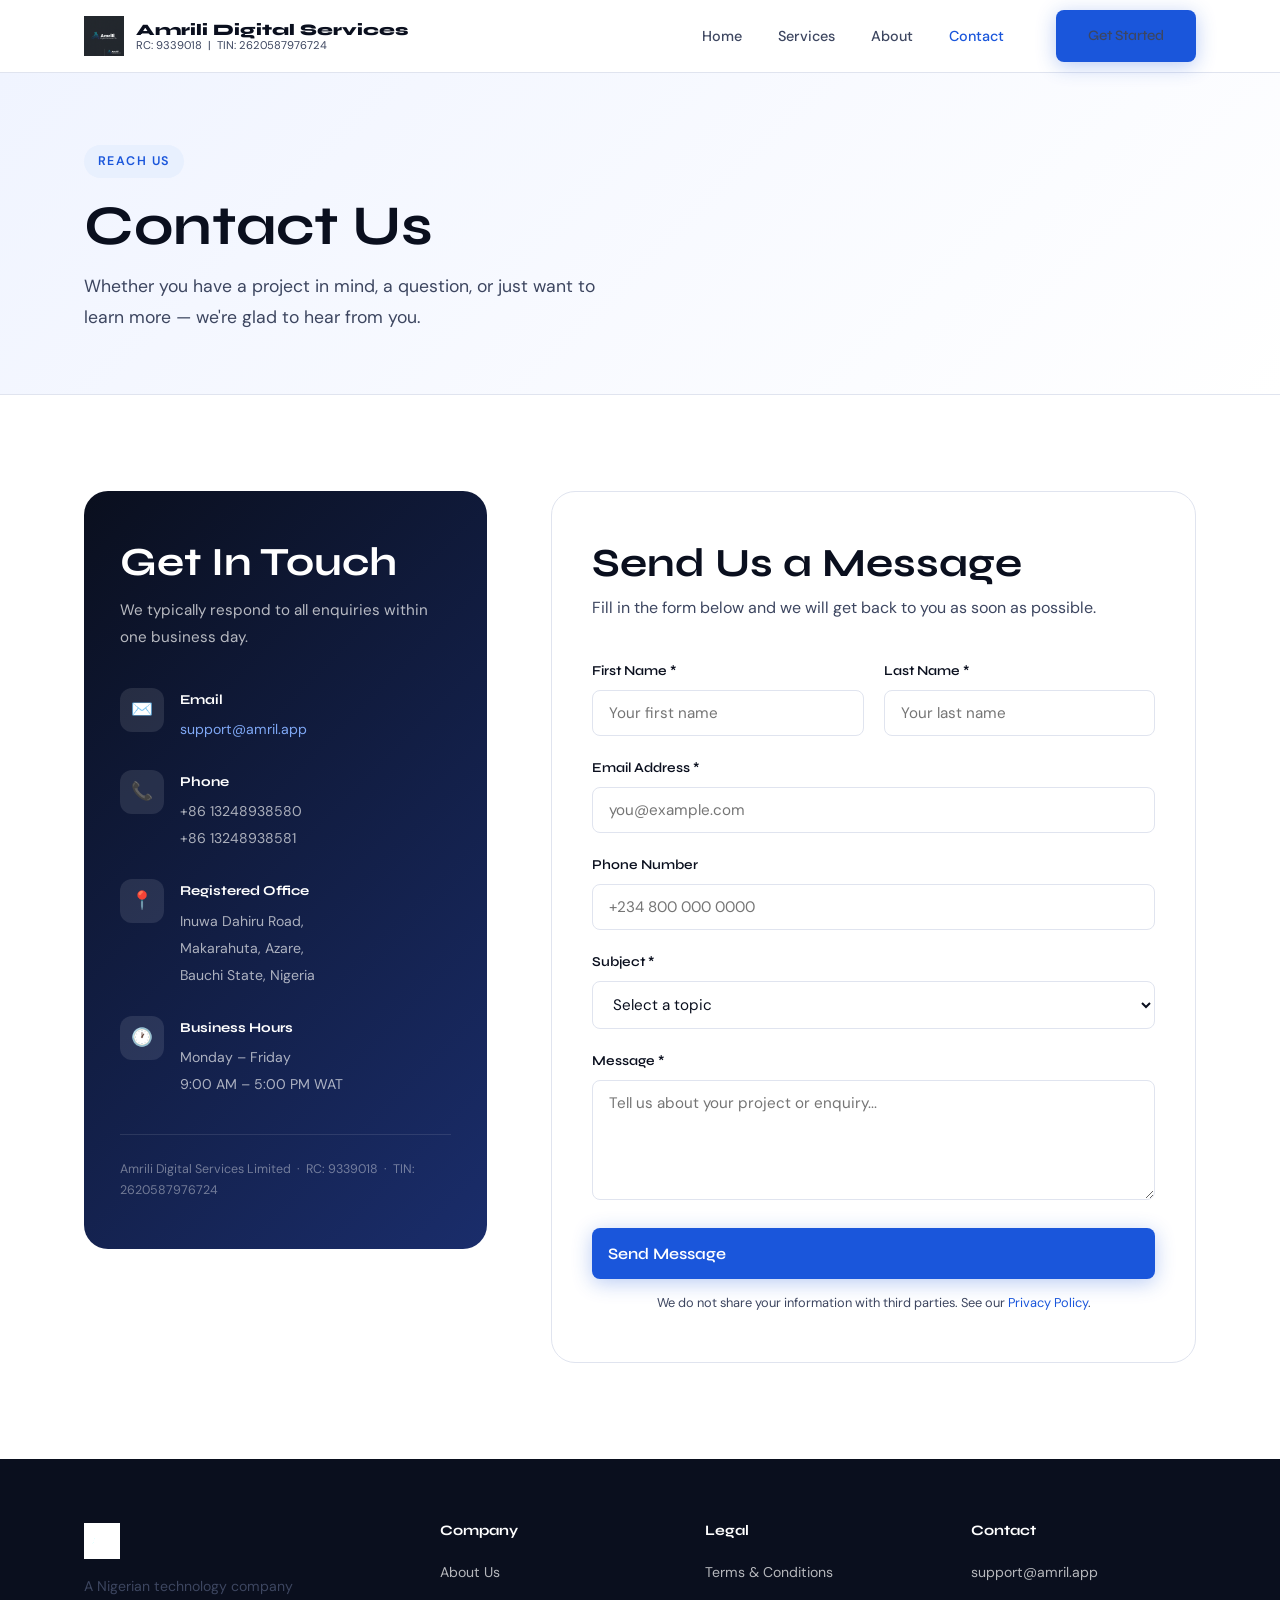
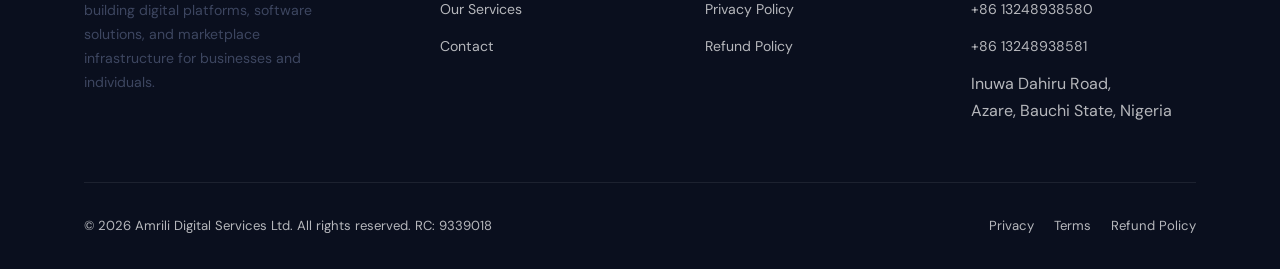
<file: contact.html>
<!DOCTYPE html>
<html lang="en">
<head>
  <meta charset="UTF-8">
  <meta name="viewport" content="width=device-width, initial-scale=1.0">
  <meta name="author" content="Amrili Digital Services Ltd">
  <meta name="description" content="Contact Amrili Digital Services Limited — reach us for software development, digital platform projects, or general enquiries.">
  <meta name="keywords" content="Contact Amrili Digital Services, Nigeria Software Company, Technology Enquiry">
  <title>Contact Us — Amrili Digital Services Limited</title>
  <link rel="stylesheet" href="css/style.css">
  <style>
    .contact-grid {
      display: grid;
      grid-template-columns: 1fr 1.6fr;
      gap: 64px;
      align-items: start;
    }
    .contact-info-card {
      background: linear-gradient(135deg, #0a0f1e 0%, #1a2d6b 100%);
      border-radius: 24px;
      padding: 48px 36px;
      color: white;
      position: sticky;
      top: 96px;
    }
    .contact-info-card h2 { color: white; margin-bottom: 12px; }
    .contact-info-card > p { color: rgba(255,255,255,.7); margin-bottom: 36px; font-size:.95rem; }
    .contact-detail {
      display: flex;
      align-items: flex-start;
      gap: 16px;
      margin-bottom: 28px;
    }
    .contact-detail-icon {
      width: 44px; height: 44px;
      background: rgba(255,255,255,.1);
      border-radius: 12px;
      display: flex; align-items: center; justify-content: center;
      font-size: 1.1rem;
      flex-shrink: 0;
    }
    .contact-detail-body strong {
      display: block;
      color: white;
      font-size: .85rem;
      margin-bottom: 4px;
      font-family: 'Syne', sans-serif;
    }
    .contact-detail-body span {
      color: rgba(255,255,255,.65);
      font-size: .88rem;
      line-height: 1.5;
    }
    .contact-detail-body a {
      color: #7fa8f5;
      font-size: .88rem;
    }
    .reg-strip {
      margin-top: 36px;
      padding-top: 24px;
      border-top: 1px solid rgba(255,255,255,.1);
      font-size: .78rem;
      color: rgba(255,255,255,.4);
    }

    /* Form */
    .contact-form-card {
      background: var(--white);
      border: 1px solid var(--border);
      border-radius: 24px;
      padding: 48px 40px;
    }
    .contact-form-card h2 { margin-bottom: 8px; }
    .contact-form-card > p { margin-bottom: 36px; color: var(--ink-soft); }
    .form-row {
      display: grid;
      grid-template-columns: 1fr 1fr;
      gap: 20px;
    }
    .form-group { margin-bottom: 20px; }
    .form-group label {
      display: block;
      font-size: .85rem;
      font-weight: 600;
      color: var(--ink);
      margin-bottom: 8px;
      font-family: 'Syne', sans-serif;
    }
    .form-group input,
    .form-group select,
    .form-group textarea {
      width: 100%;
      padding: 12px 16px;
      border: 1.5px solid var(--border);
      border-radius: 8px;
      font-family: 'DM Sans', sans-serif;
      font-size: .95rem;
      color: var(--ink);
      background: var(--white);
      transition: var(--trans);
      outline: none;
    }
    .form-group input:focus,
    .form-group select:focus,
    .form-group textarea:focus {
      border-color: var(--accent);
      box-shadow: 0 0 0 3px rgba(26,86,219,.08);
    }
    .form-group textarea { resize: vertical; min-height: 120px; }
    .form-submit { width: 100%; padding: 16px; font-size: 1rem; }
    .form-note {
      font-size: .8rem;
      color: var(--ink-soft);
      margin-top: 12px;
      text-align: center;
    }
    .success-msg {
      display: none;
      background: #e8f5e9;
      border: 1px solid #a5d6a7;
      border-radius: 12px;
      padding: 20px 24px;
      color: #2e7d32;
      font-weight: 500;
      margin-top: 20px;
      text-align: center;
    }
    @media (max-width: 900px) {
      .contact-grid { grid-template-columns: 1fr; }
      .contact-info-card { position: static; }
      .form-row { grid-template-columns: 1fr; }
      .contact-form-card { padding: 32px 24px; }
    }
  </style>
</head>
<body>
<script src="js/components.js"></script>

<section class="page-hero">
  <div class="container">
    <span class="section-label">Reach Us</span>
    <h1>Contact Us</h1>
    <p>Whether you have a project in mind, a question, or just want to learn more — we're glad to hear from you.</p>
  </div>
</section>

<section class="section">
  <div class="container">
    <div class="contact-grid">

      <!-- Info Panel -->
      <div class="contact-info-card">
        <h2>Get In Touch</h2>
        <p>We typically respond to all enquiries within one business day.</p>

        <div class="contact-detail">
          <div class="contact-detail-icon">✉️</div>
          <div class="contact-detail-body">
            <strong>Email</strong>
            <a href="mailto:support@amril.app">support@amril.app</a>
          </div>
        </div>

        <div class="contact-detail">
          <div class="contact-detail-icon">📞</div>
          <div class="contact-detail-body">
            <strong>Phone</strong>
            <span>+86 13248938580<br>+86 13248938581</span>
          </div>
        </div>

        <div class="contact-detail">
          <div class="contact-detail-icon">📍</div>
          <div class="contact-detail-body">
            <strong>Registered Office</strong>
            <span>Inuwa Dahiru Road,<br>Makarahuta, Azare,<br>Bauchi State, Nigeria</span>
          </div>
        </div>

        <div class="contact-detail">
          <div class="contact-detail-icon">🕐</div>
          <div class="contact-detail-body">
            <strong>Business Hours</strong>
            <span>Monday – Friday<br>9:00 AM – 5:00 PM WAT</span>
          </div>
        </div>

        <div class="reg-strip">
          Amrili Digital Services Limited &nbsp;·&nbsp; RC: 9339018 &nbsp;·&nbsp; TIN: 2620587976724
        </div>
      </div>

      <!-- Form -->
      <div class="contact-form-card">
        <h2>Send Us a Message</h2>
        <p>Fill in the form below and we will get back to you as soon as possible.</p>
        <form id="contactForm" onsubmit="handleSubmit(event)" novalidate>
          <div class="form-row">
            <div class="form-group">
              <label for="fname">First Name *</label>
              <input type="text" id="fname" name="fname" placeholder="Your first name" required>
            </div>
            <div class="form-group">
              <label for="lname">Last Name *</label>
              <input type="text" id="lname" name="lname" placeholder="Your last name" required>
            </div>
          </div>
          <div class="form-group">
            <label for="email">Email Address *</label>
            <input type="email" id="email" name="email" placeholder="you@example.com" required>
          </div>
          <div class="form-group">
            <label for="phone">Phone Number</label>
            <input type="tel" id="phone" name="phone" placeholder="+234 800 000 0000">
          </div>
          <div class="form-group">
            <label for="subject">Subject *</label>
            <select id="subject" name="subject" required>
              <option value="" disabled selected>Select a topic</option>
              <option value="software">Software Development Project</option>
              <option value="marketplace">Marketplace / Seller Enquiry</option>
              <option value="consulting">IT Consulting</option>
              <option value="partnership">Partnership or Collaboration</option>
              <option value="support">Technical Support</option>
              <option value="other">Other</option>
            </select>
          </div>
          <div class="form-group">
            <label for="message">Message *</label>
            <textarea id="message" name="message" placeholder="Tell us about your project or enquiry..." required></textarea>
          </div>
          <button type="submit" class="btn btn-primary form-submit">Send Message</button>
          <p class="form-note">We do not share your information with third parties. See our <a href="privacy.html" style="color:var(--accent);">Privacy Policy</a>.</p>
          <div class="success-msg" id="successMsg">
            ✅ Thank you! Your message has been received. We will respond within one business day.
          </div>
        </form>
      </div>

    </div>
  </div>
</section>

<script>
function handleSubmit(e) {
  e.preventDefault();
  const form = document.getElementById('contactForm');
  const btn  = form.querySelector('button[type="submit"]');
  const msg  = document.getElementById('successMsg');
  btn.textContent = 'Sending…';
  btn.disabled = true;
  // Simulate submission — replace this with your actual form endpoint (Formspree, EmailJS, etc.)
  setTimeout(() => {
    form.reset();
    btn.style.display = 'none';
    msg.style.display = 'block';
  }, 1200);
}
</script>
</body>
</html>
</file>
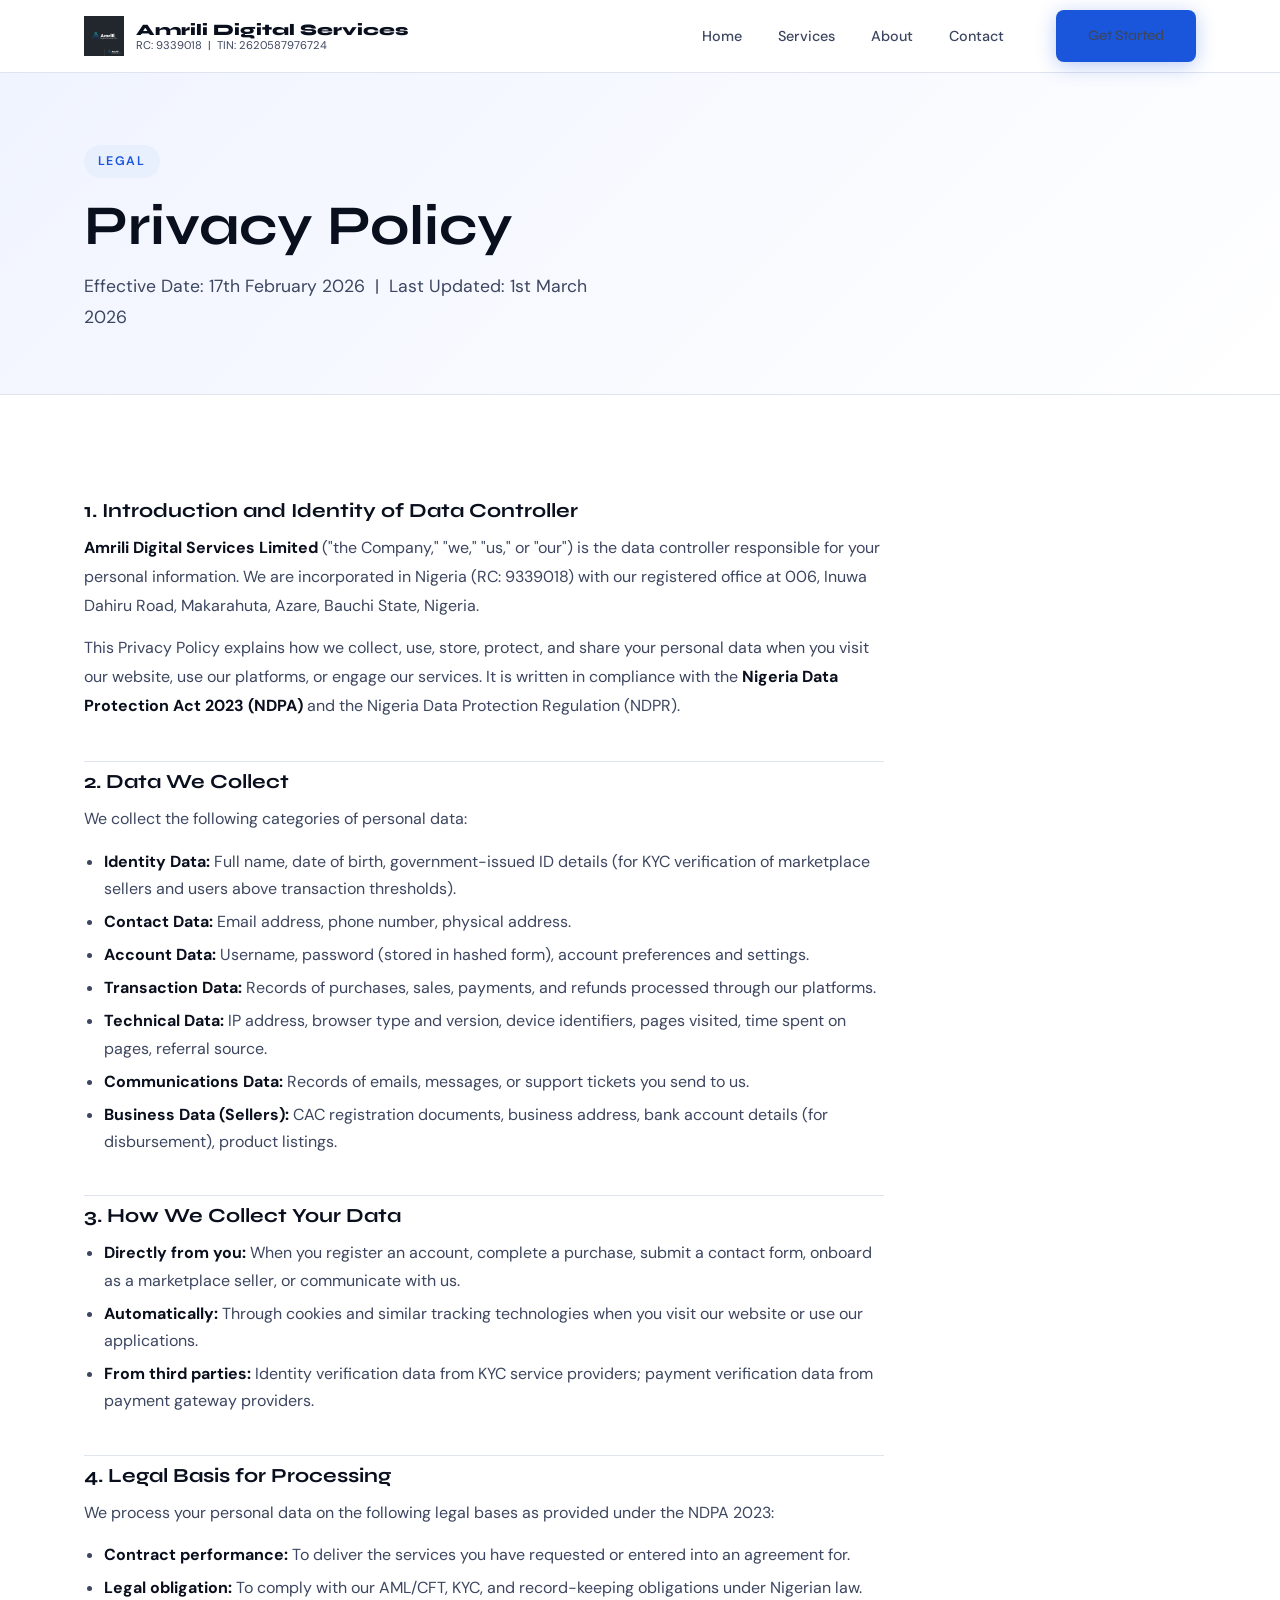
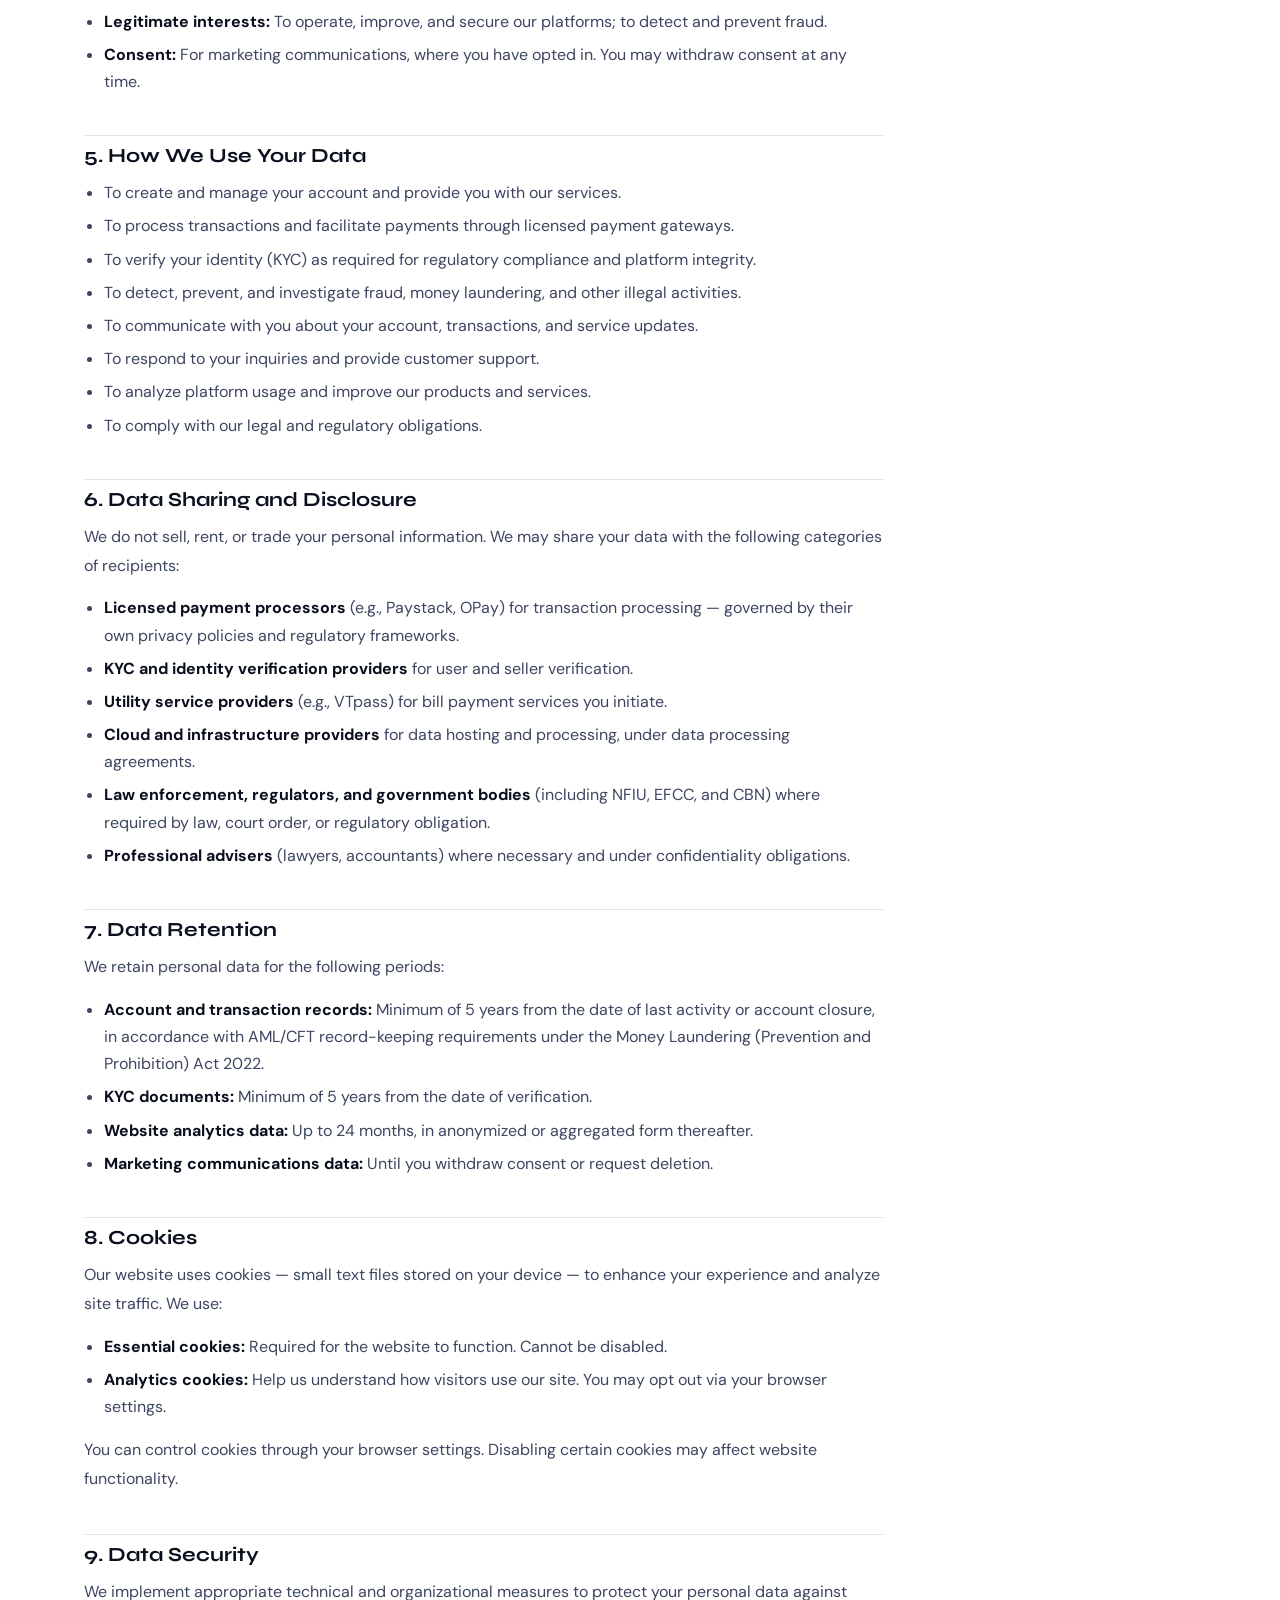
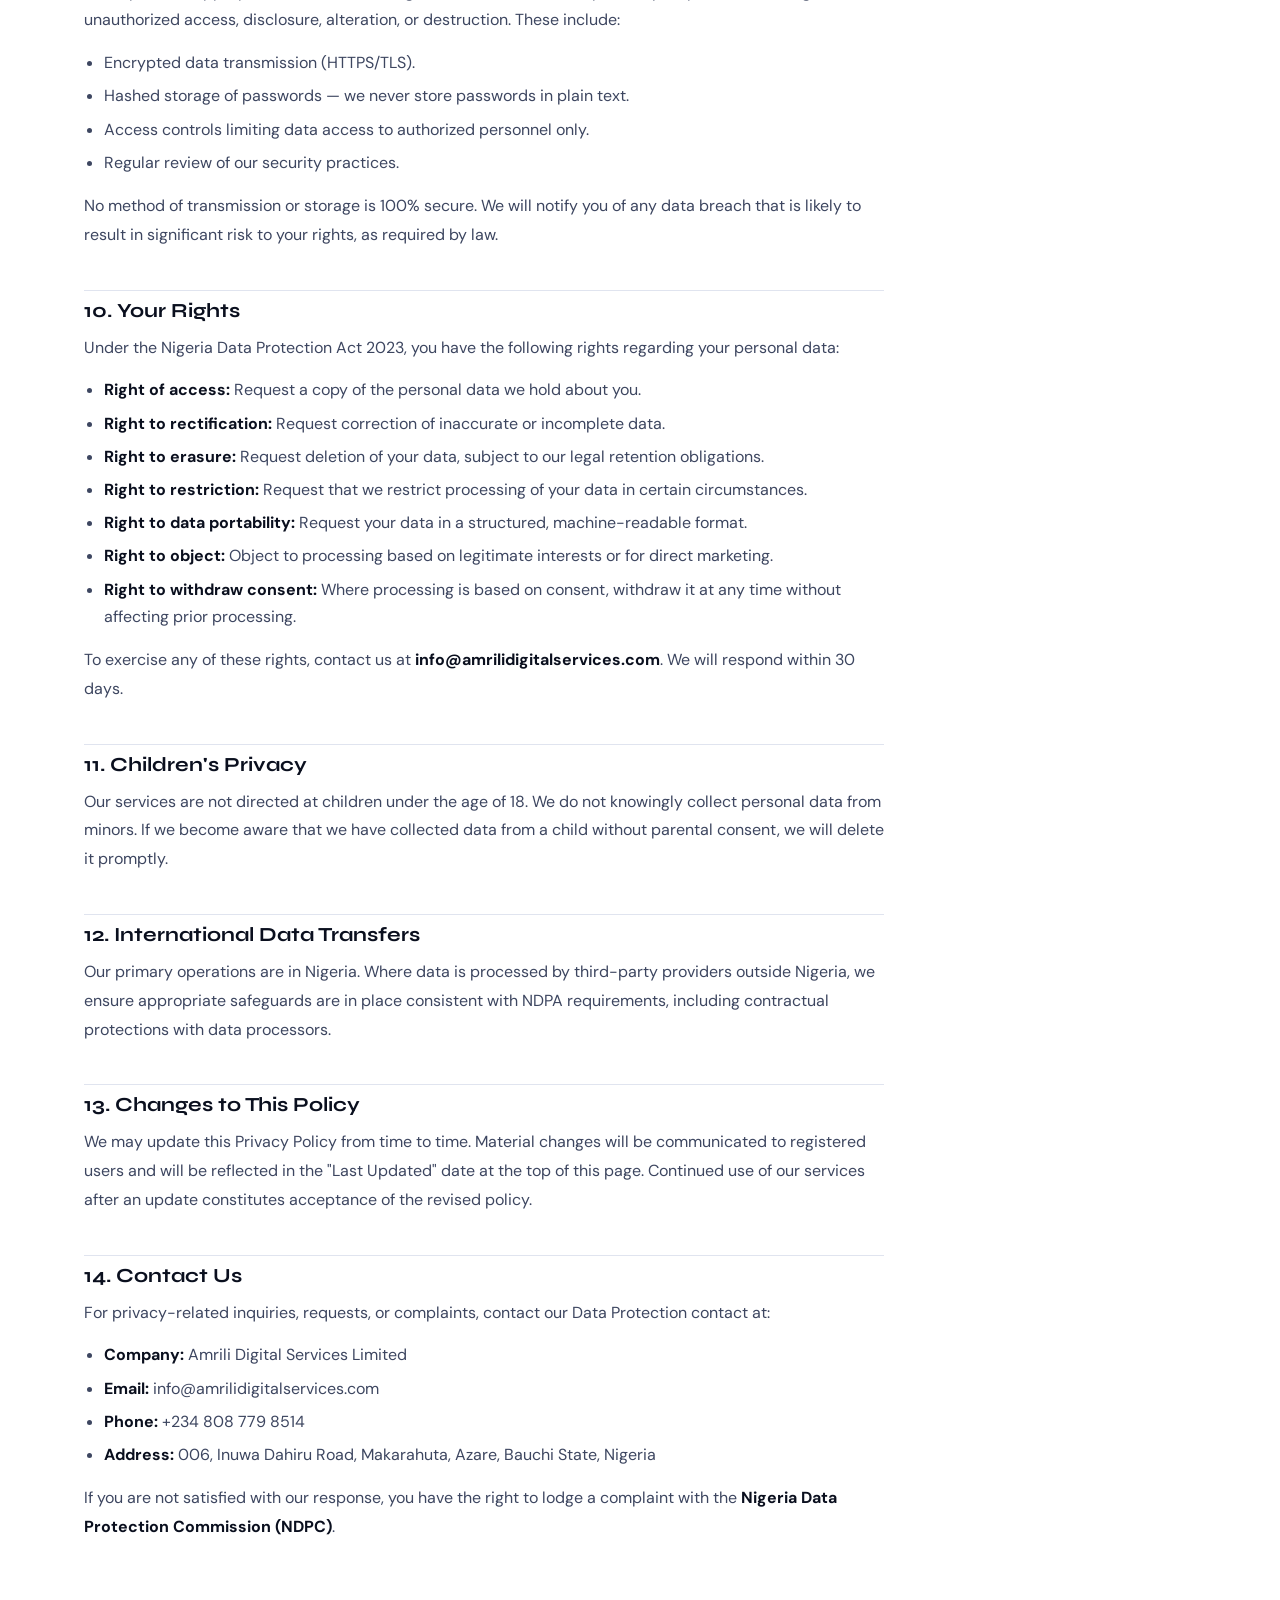
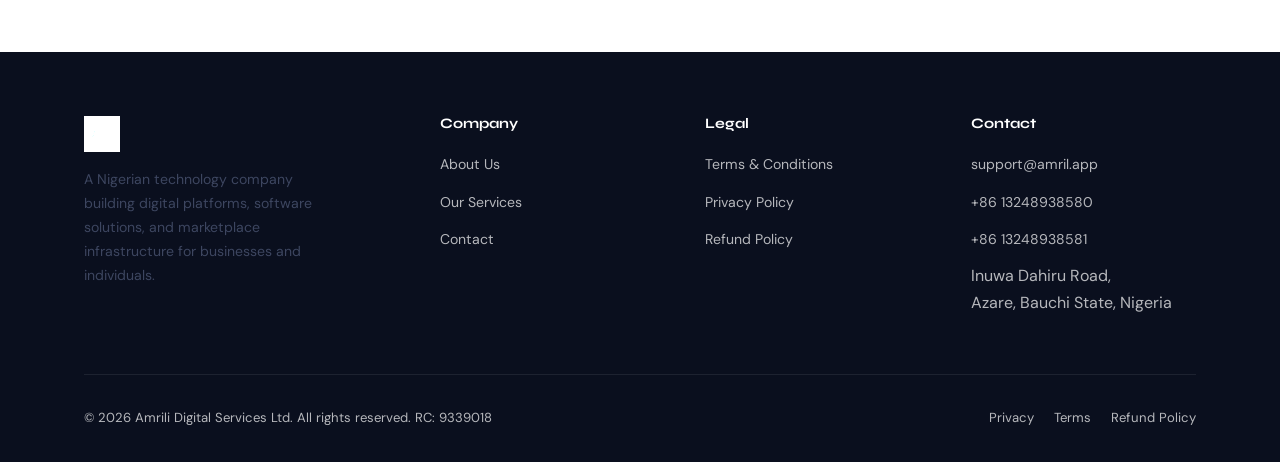
<file: privacy.html>
<!DOCTYPE html>
<html lang="en">
<head>
  <meta charset="UTF-8">
  <meta name="viewport" content="width=device-width, initial-scale=1.0">
  <meta name="author" content="Amrili Digital Services Ltd">
  <meta name="description" content="Privacy Policy for Amrili Digital Services Limited — how we collect, use, and protect your personal data in compliance with the Nigeria Data Protection Act 2023.">
  <meta name="keywords" content="Privacy Policy, Amrili Digital Services, Data Protection Nigeria, NDPA">
  <title>Privacy Policy — Amrili Digital Services Limited</title>
  <link rel="stylesheet" href="css/style.css">
</head>
<body>
<script src="js/components.js"></script>

<section class="page-hero">
  <div class="container">
    <span class="section-label">Legal</span>
    <h1>Privacy Policy</h1>
    <p>Effective Date: 17th February 2026 &nbsp;|&nbsp; Last Updated: 1st March 2026</p>
  </div>
</section>

<section class="section">
  <div class="container">
    <div class="legal-content">

      <h2>1. Introduction and Identity of Data Controller</h2>
      <p><strong>Amrili Digital Services Limited</strong> ("the Company," "we," "us," or "our") is the data controller responsible for your personal information. We are incorporated in Nigeria (RC: 9339018) with our registered office at 006, Inuwa Dahiru Road, Makarahuta, Azare, Bauchi State, Nigeria.</p>
      <p>This Privacy Policy explains how we collect, use, store, protect, and share your personal data when you visit our website, use our platforms, or engage our services. It is written in compliance with the <strong>Nigeria Data Protection Act 2023 (NDPA)</strong> and the Nigeria Data Protection Regulation (NDPR).</p>

      <h2>2. Data We Collect</h2>
      <p>We collect the following categories of personal data:</p>
      <ul>
        <li><strong>Identity Data:</strong> Full name, date of birth, government-issued ID details (for KYC verification of marketplace sellers and users above transaction thresholds).</li>
        <li><strong>Contact Data:</strong> Email address, phone number, physical address.</li>
        <li><strong>Account Data:</strong> Username, password (stored in hashed form), account preferences and settings.</li>
        <li><strong>Transaction Data:</strong> Records of purchases, sales, payments, and refunds processed through our platforms.</li>
        <li><strong>Technical Data:</strong> IP address, browser type and version, device identifiers, pages visited, time spent on pages, referral source.</li>
        <li><strong>Communications Data:</strong> Records of emails, messages, or support tickets you send to us.</li>
        <li><strong>Business Data (Sellers):</strong> CAC registration documents, business address, bank account details (for disbursement), product listings.</li>
      </ul>

      <h2>3. How We Collect Your Data</h2>
      <ul>
        <li><strong>Directly from you:</strong> When you register an account, complete a purchase, submit a contact form, onboard as a marketplace seller, or communicate with us.</li>
        <li><strong>Automatically:</strong> Through cookies and similar tracking technologies when you visit our website or use our applications.</li>
        <li><strong>From third parties:</strong> Identity verification data from KYC service providers; payment verification data from payment gateway providers.</li>
      </ul>

      <h2>4. Legal Basis for Processing</h2>
      <p>We process your personal data on the following legal bases as provided under the NDPA 2023:</p>
      <ul>
        <li><strong>Contract performance:</strong> To deliver the services you have requested or entered into an agreement for.</li>
        <li><strong>Legal obligation:</strong> To comply with our AML/CFT, KYC, and record-keeping obligations under Nigerian law.</li>
        <li><strong>Legitimate interests:</strong> To operate, improve, and secure our platforms; to detect and prevent fraud.</li>
        <li><strong>Consent:</strong> For marketing communications, where you have opted in. You may withdraw consent at any time.</li>
      </ul>

      <h2>5. How We Use Your Data</h2>
      <ul>
        <li>To create and manage your account and provide you with our services.</li>
        <li>To process transactions and facilitate payments through licensed payment gateways.</li>
        <li>To verify your identity (KYC) as required for regulatory compliance and platform integrity.</li>
        <li>To detect, prevent, and investigate fraud, money laundering, and other illegal activities.</li>
        <li>To communicate with you about your account, transactions, and service updates.</li>
        <li>To respond to your inquiries and provide customer support.</li>
        <li>To analyze platform usage and improve our products and services.</li>
        <li>To comply with our legal and regulatory obligations.</li>
      </ul>

      <h2>6. Data Sharing and Disclosure</h2>
      <p>We do not sell, rent, or trade your personal information. We may share your data with the following categories of recipients:</p>
      <ul>
        <li><strong>Licensed payment processors</strong> (e.g., Paystack, OPay) for transaction processing — governed by their own privacy policies and regulatory frameworks.</li>
        <li><strong>KYC and identity verification providers</strong> for user and seller verification.</li>
        <li><strong>Utility service providers</strong> (e.g., VTpass) for bill payment services you initiate.</li>
        <li><strong>Cloud and infrastructure providers</strong> for data hosting and processing, under data processing agreements.</li>
        <li><strong>Law enforcement, regulators, and government bodies</strong> (including NFIU, EFCC, and CBN) where required by law, court order, or regulatory obligation.</li>
        <li><strong>Professional advisers</strong> (lawyers, accountants) where necessary and under confidentiality obligations.</li>
      </ul>

      <h2>7. Data Retention</h2>
      <p>We retain personal data for the following periods:</p>
      <ul>
        <li><strong>Account and transaction records:</strong> Minimum of 5 years from the date of last activity or account closure, in accordance with AML/CFT record-keeping requirements under the Money Laundering (Prevention and Prohibition) Act 2022.</li>
        <li><strong>KYC documents:</strong> Minimum of 5 years from the date of verification.</li>
        <li><strong>Website analytics data:</strong> Up to 24 months, in anonymized or aggregated form thereafter.</li>
        <li><strong>Marketing communications data:</strong> Until you withdraw consent or request deletion.</li>
      </ul>

      <h2>8. Cookies</h2>
      <p>Our website uses cookies — small text files stored on your device — to enhance your experience and analyze site traffic. We use:</p>
      <ul>
        <li><strong>Essential cookies:</strong> Required for the website to function. Cannot be disabled.</li>
        <li><strong>Analytics cookies:</strong> Help us understand how visitors use our site. You may opt out via your browser settings.</li>
      </ul>
      <p>You can control cookies through your browser settings. Disabling certain cookies may affect website functionality.</p>

      <h2>9. Data Security</h2>
      <p>We implement appropriate technical and organizational measures to protect your personal data against unauthorized access, disclosure, alteration, or destruction. These include:</p>
      <ul>
        <li>Encrypted data transmission (HTTPS/TLS).</li>
        <li>Hashed storage of passwords — we never store passwords in plain text.</li>
        <li>Access controls limiting data access to authorized personnel only.</li>
        <li>Regular review of our security practices.</li>
      </ul>
      <p>No method of transmission or storage is 100% secure. We will notify you of any data breach that is likely to result in significant risk to your rights, as required by law.</p>

      <h2>10. Your Rights</h2>
      <p>Under the Nigeria Data Protection Act 2023, you have the following rights regarding your personal data:</p>
      <ul>
        <li><strong>Right of access:</strong> Request a copy of the personal data we hold about you.</li>
        <li><strong>Right to rectification:</strong> Request correction of inaccurate or incomplete data.</li>
        <li><strong>Right to erasure:</strong> Request deletion of your data, subject to our legal retention obligations.</li>
        <li><strong>Right to restriction:</strong> Request that we restrict processing of your data in certain circumstances.</li>
        <li><strong>Right to data portability:</strong> Request your data in a structured, machine-readable format.</li>
        <li><strong>Right to object:</strong> Object to processing based on legitimate interests or for direct marketing.</li>
        <li><strong>Right to withdraw consent:</strong> Where processing is based on consent, withdraw it at any time without affecting prior processing.</li>
      </ul>
      <p>To exercise any of these rights, contact us at <strong>info@amrilidigitalservices.com</strong>. We will respond within 30 days.</p>

      <h2>11. Children's Privacy</h2>
      <p>Our services are not directed at children under the age of 18. We do not knowingly collect personal data from minors. If we become aware that we have collected data from a child without parental consent, we will delete it promptly.</p>

      <h2>12. International Data Transfers</h2>
      <p>Our primary operations are in Nigeria. Where data is processed by third-party providers outside Nigeria, we ensure appropriate safeguards are in place consistent with NDPA requirements, including contractual protections with data processors.</p>

      <h2>13. Changes to This Policy</h2>
      <p>We may update this Privacy Policy from time to time. Material changes will be communicated to registered users and will be reflected in the "Last Updated" date at the top of this page. Continued use of our services after an update constitutes acceptance of the revised policy.</p>

      <h2>14. Contact Us</h2>
      <p>For privacy-related inquiries, requests, or complaints, contact our Data Protection contact at:</p>
      <ul>
        <li><strong>Company:</strong> Amrili Digital Services Limited</li>
        <li><strong>Email:</strong> info@amrilidigitalservices.com</li>
        <li><strong>Phone:</strong> +234 808 779 8514</li>
        <li><strong>Address:</strong> 006, Inuwa Dahiru Road, Makarahuta, Azare, Bauchi State, Nigeria</li>
      </ul>
      <p>If you are not satisfied with our response, you have the right to lodge a complaint with the <strong>Nigeria Data Protection Commission (NDPC)</strong>.</p>

    </div>
  </div>
</section>

</body>
</html>
</file>
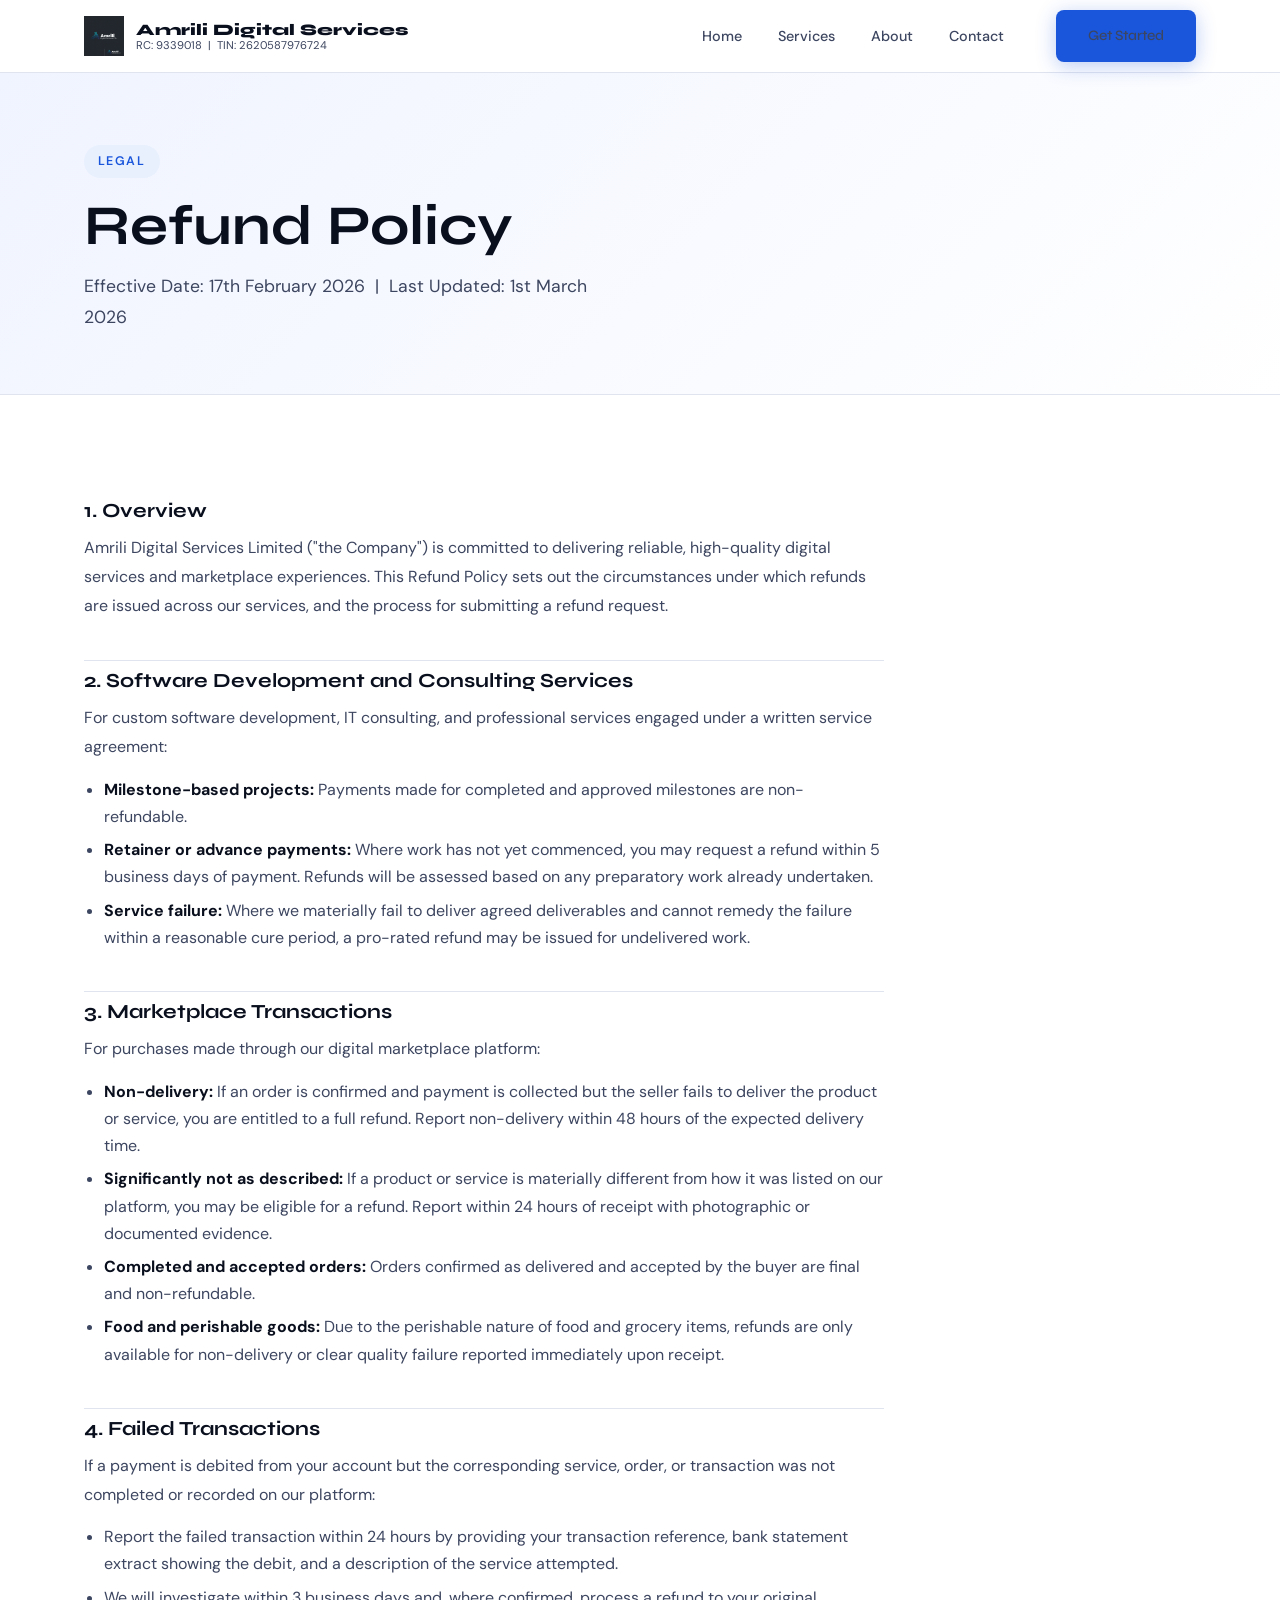
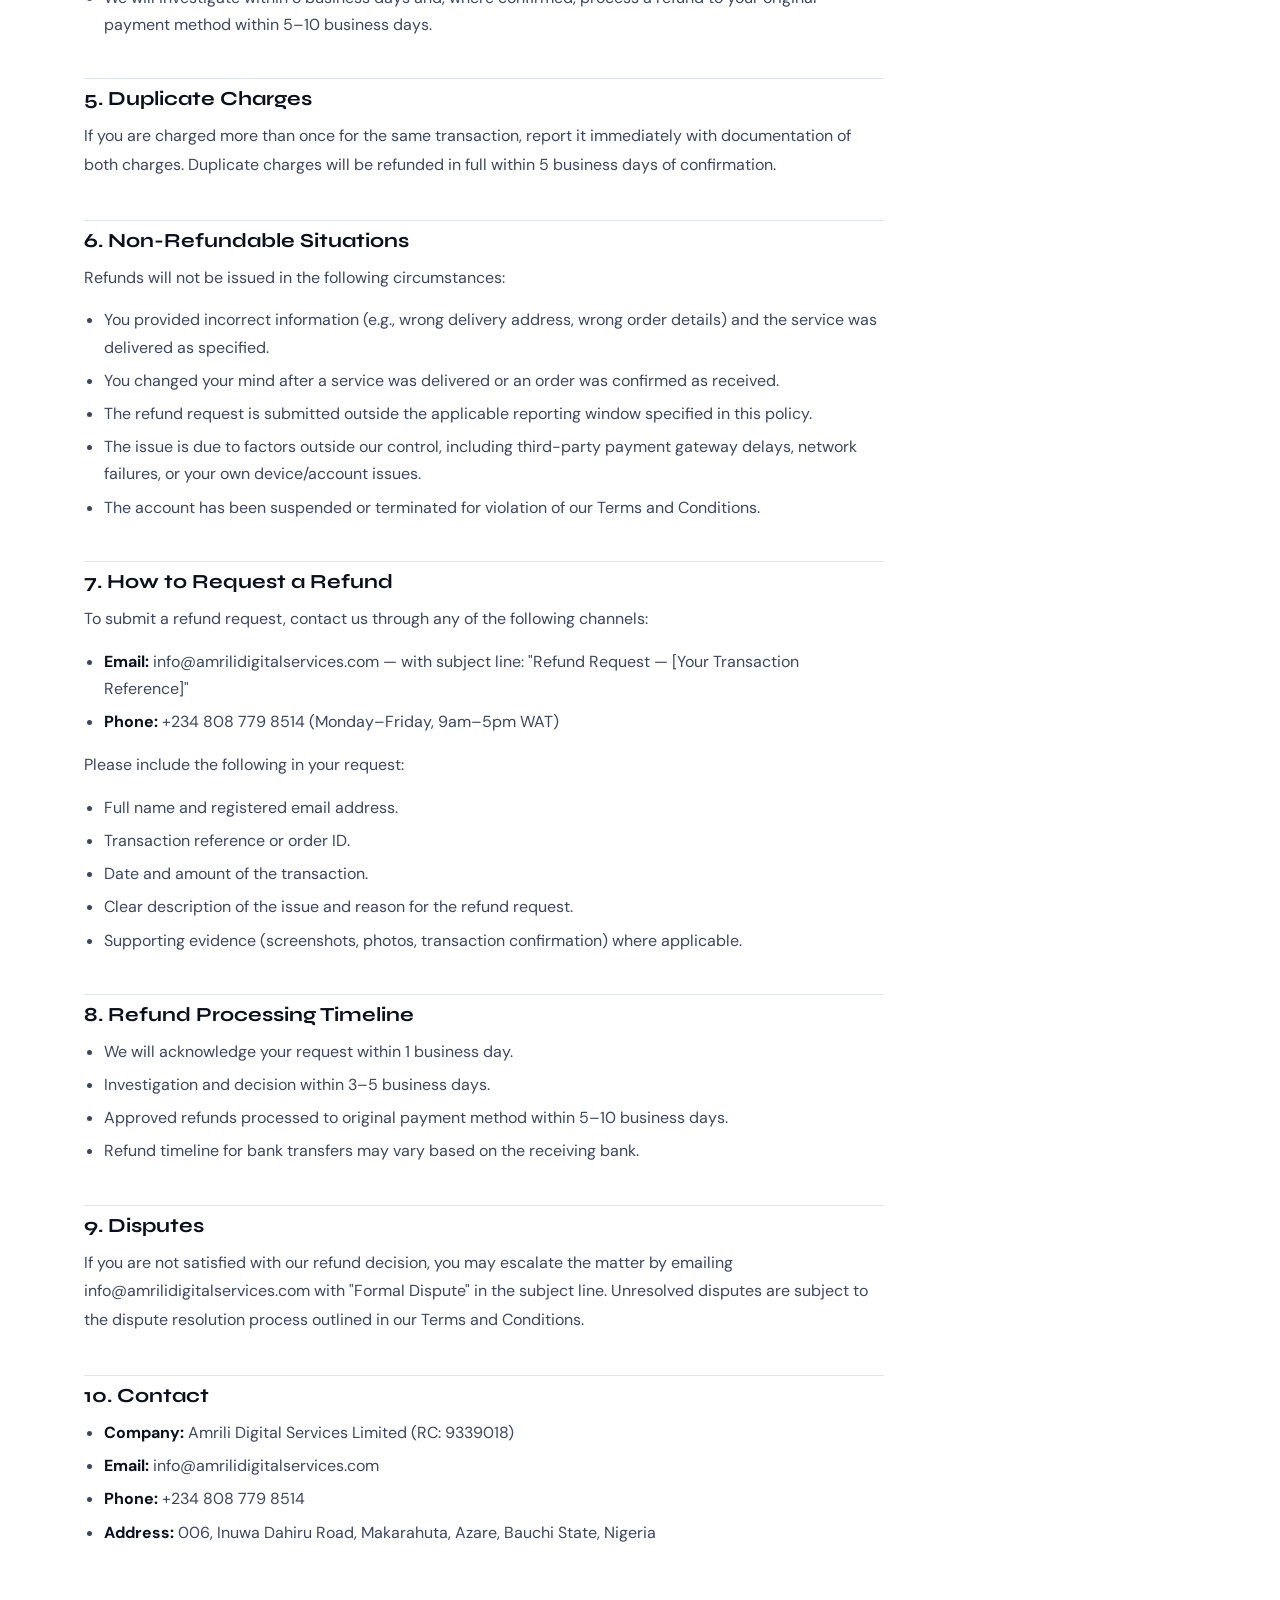
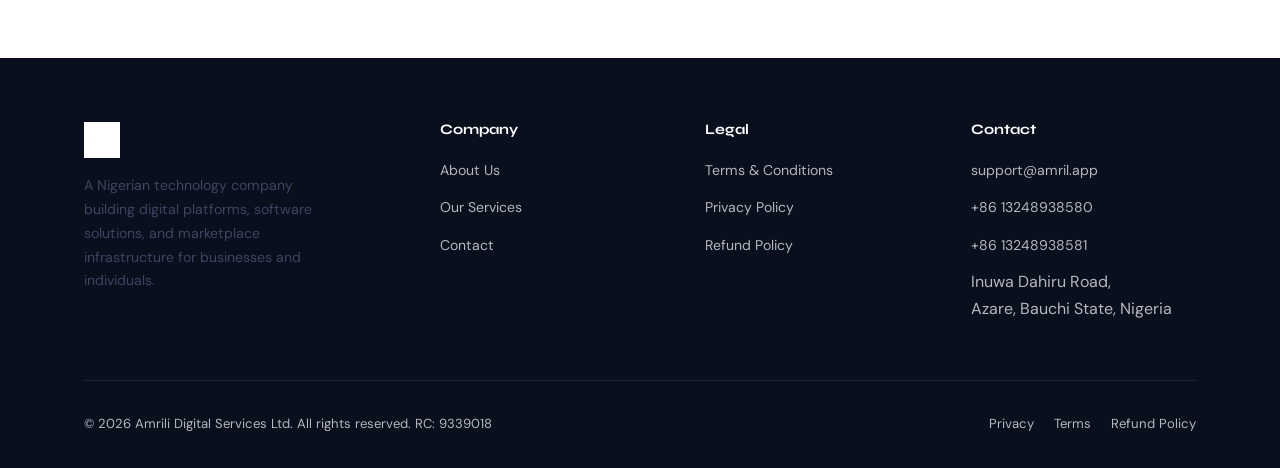
<file: refund.html>
<!DOCTYPE html>
<html lang="en">
<head>
  <meta charset="UTF-8">
  <meta name="viewport" content="width=device-width, initial-scale=1.0">
  <meta name="author" content="Amrili Digital Services Ltd">
  <meta name="description" content="Refund Policy for Amrili Digital Services Limited — conditions and process for refund requests on our platform and services.">
  <meta name="keywords" content="Refund Policy, Amrili Digital Services, Nigeria Software Company">
  <title>Refund Policy — Amrili Digital Services Limited</title>
  <link rel="stylesheet" href="css/style.css">
</head>
<body>
<script src="js/components.js"></script>

<section class="page-hero">
  <div class="container">
    <span class="section-label">Legal</span>
    <h1>Refund Policy</h1>
    <p>Effective Date: 17th February 2026 &nbsp;|&nbsp; Last Updated: 1st March 2026</p>
  </div>
</section>

<section class="section">
  <div class="container">
    <div class="legal-content">

      <h2>1. Overview</h2>
      <p>Amrili Digital Services Limited ("the Company") is committed to delivering reliable, high-quality digital services and marketplace experiences. This Refund Policy sets out the circumstances under which refunds are issued across our services, and the process for submitting a refund request.</p>

      <h2>2. Software Development and Consulting Services</h2>
      <p>For custom software development, IT consulting, and professional services engaged under a written service agreement:</p>
      <ul>
        <li><strong>Milestone-based projects:</strong> Payments made for completed and approved milestones are non-refundable.</li>
        <li><strong>Retainer or advance payments:</strong> Where work has not yet commenced, you may request a refund within 5 business days of payment. Refunds will be assessed based on any preparatory work already undertaken.</li>
        <li><strong>Service failure:</strong> Where we materially fail to deliver agreed deliverables and cannot remedy the failure within a reasonable cure period, a pro-rated refund may be issued for undelivered work.</li>
      </ul>

      <h2>3. Marketplace Transactions</h2>
      <p>For purchases made through our digital marketplace platform:</p>
      <ul>
        <li><strong>Non-delivery:</strong> If an order is confirmed and payment is collected but the seller fails to deliver the product or service, you are entitled to a full refund. Report non-delivery within 48 hours of the expected delivery time.</li>
        <li><strong>Significantly not as described:</strong> If a product or service is materially different from how it was listed on our platform, you may be eligible for a refund. Report within 24 hours of receipt with photographic or documented evidence.</li>
        <li><strong>Completed and accepted orders:</strong> Orders confirmed as delivered and accepted by the buyer are final and non-refundable.</li>
        <li><strong>Food and perishable goods:</strong> Due to the perishable nature of food and grocery items, refunds are only available for non-delivery or clear quality failure reported immediately upon receipt.</li>
      </ul>

      <h2>4. Failed Transactions</h2>
      <p>If a payment is debited from your account but the corresponding service, order, or transaction was not completed or recorded on our platform:</p>
      <ul>
        <li>Report the failed transaction within 24 hours by providing your transaction reference, bank statement extract showing the debit, and a description of the service attempted.</li>
        <li>We will investigate within 3 business days and, where confirmed, process a refund to your original payment method within 5–10 business days.</li>
      </ul>

      <h2>5. Duplicate Charges</h2>
      <p>If you are charged more than once for the same transaction, report it immediately with documentation of both charges. Duplicate charges will be refunded in full within 5 business days of confirmation.</p>

      <h2>6. Non-Refundable Situations</h2>
      <p>Refunds will not be issued in the following circumstances:</p>
      <ul>
        <li>You provided incorrect information (e.g., wrong delivery address, wrong order details) and the service was delivered as specified.</li>
        <li>You changed your mind after a service was delivered or an order was confirmed as received.</li>
        <li>The refund request is submitted outside the applicable reporting window specified in this policy.</li>
        <li>The issue is due to factors outside our control, including third-party payment gateway delays, network failures, or your own device/account issues.</li>
        <li>The account has been suspended or terminated for violation of our Terms and Conditions.</li>
      </ul>

      <h2>7. How to Request a Refund</h2>
      <p>To submit a refund request, contact us through any of the following channels:</p>
      <ul>
        <li><strong>Email:</strong> info@amrilidigitalservices.com — with subject line: "Refund Request — [Your Transaction Reference]"</li>
        <li><strong>Phone:</strong> +234 808 779 8514 (Monday–Friday, 9am–5pm WAT)</li>
      </ul>
      <p>Please include the following in your request:</p>
      <ul>
        <li>Full name and registered email address.</li>
        <li>Transaction reference or order ID.</li>
        <li>Date and amount of the transaction.</li>
        <li>Clear description of the issue and reason for the refund request.</li>
        <li>Supporting evidence (screenshots, photos, transaction confirmation) where applicable.</li>
      </ul>

      <h2>8. Refund Processing Timeline</h2>
      <ul>
        <li>We will acknowledge your request within 1 business day.</li>
        <li>Investigation and decision within 3–5 business days.</li>
        <li>Approved refunds processed to original payment method within 5–10 business days.</li>
        <li>Refund timeline for bank transfers may vary based on the receiving bank.</li>
      </ul>

      <h2>9. Disputes</h2>
      <p>If you are not satisfied with our refund decision, you may escalate the matter by emailing info@amrilidigitalservices.com with "Formal Dispute" in the subject line. Unresolved disputes are subject to the dispute resolution process outlined in our Terms and Conditions.</p>

      <h2>10. Contact</h2>
      <ul>
        <li><strong>Company:</strong> Amrili Digital Services Limited (RC: 9339018)</li>
        <li><strong>Email:</strong> info@amrilidigitalservices.com</li>
        <li><strong>Phone:</strong> +234 808 779 8514</li>
        <li><strong>Address:</strong> 006, Inuwa Dahiru Road, Makarahuta, Azare, Bauchi State, Nigeria</li>
      </ul>

    </div>
  </div>
</section>

</body>
</html>
</file>
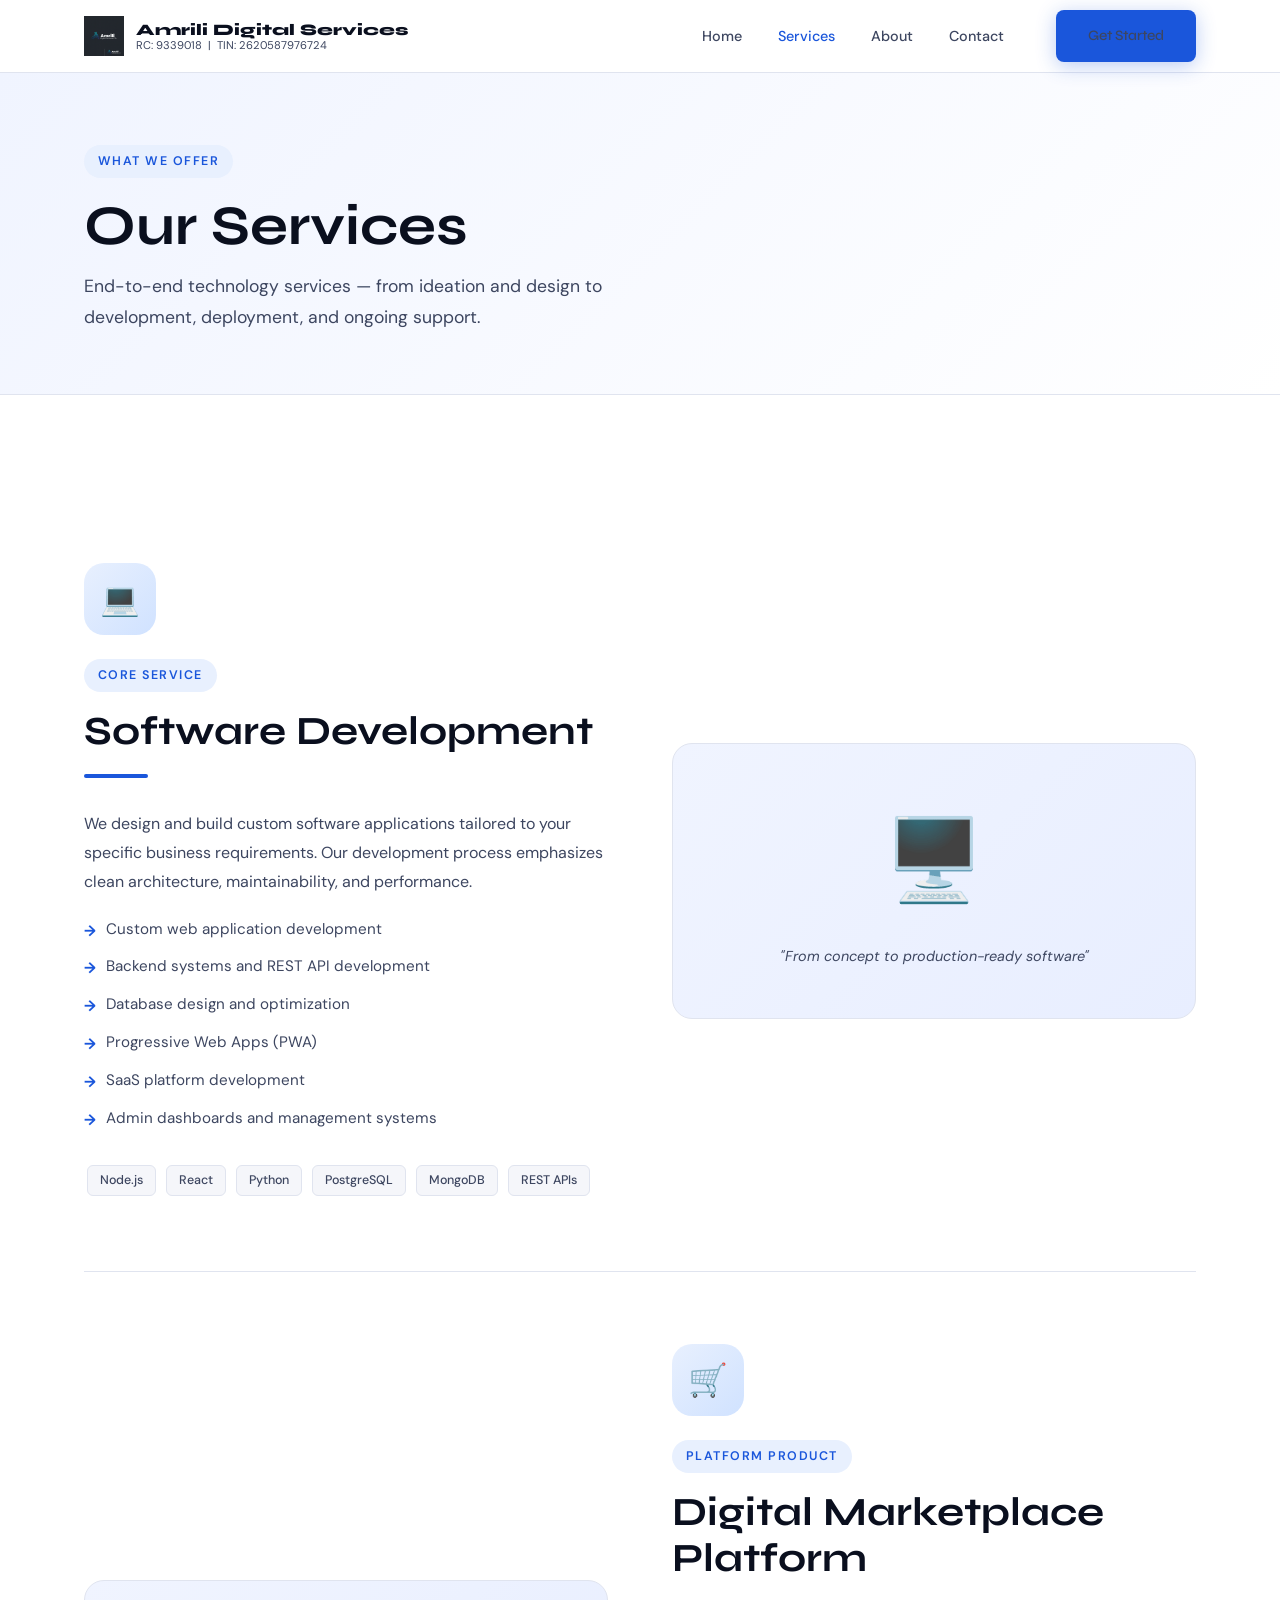
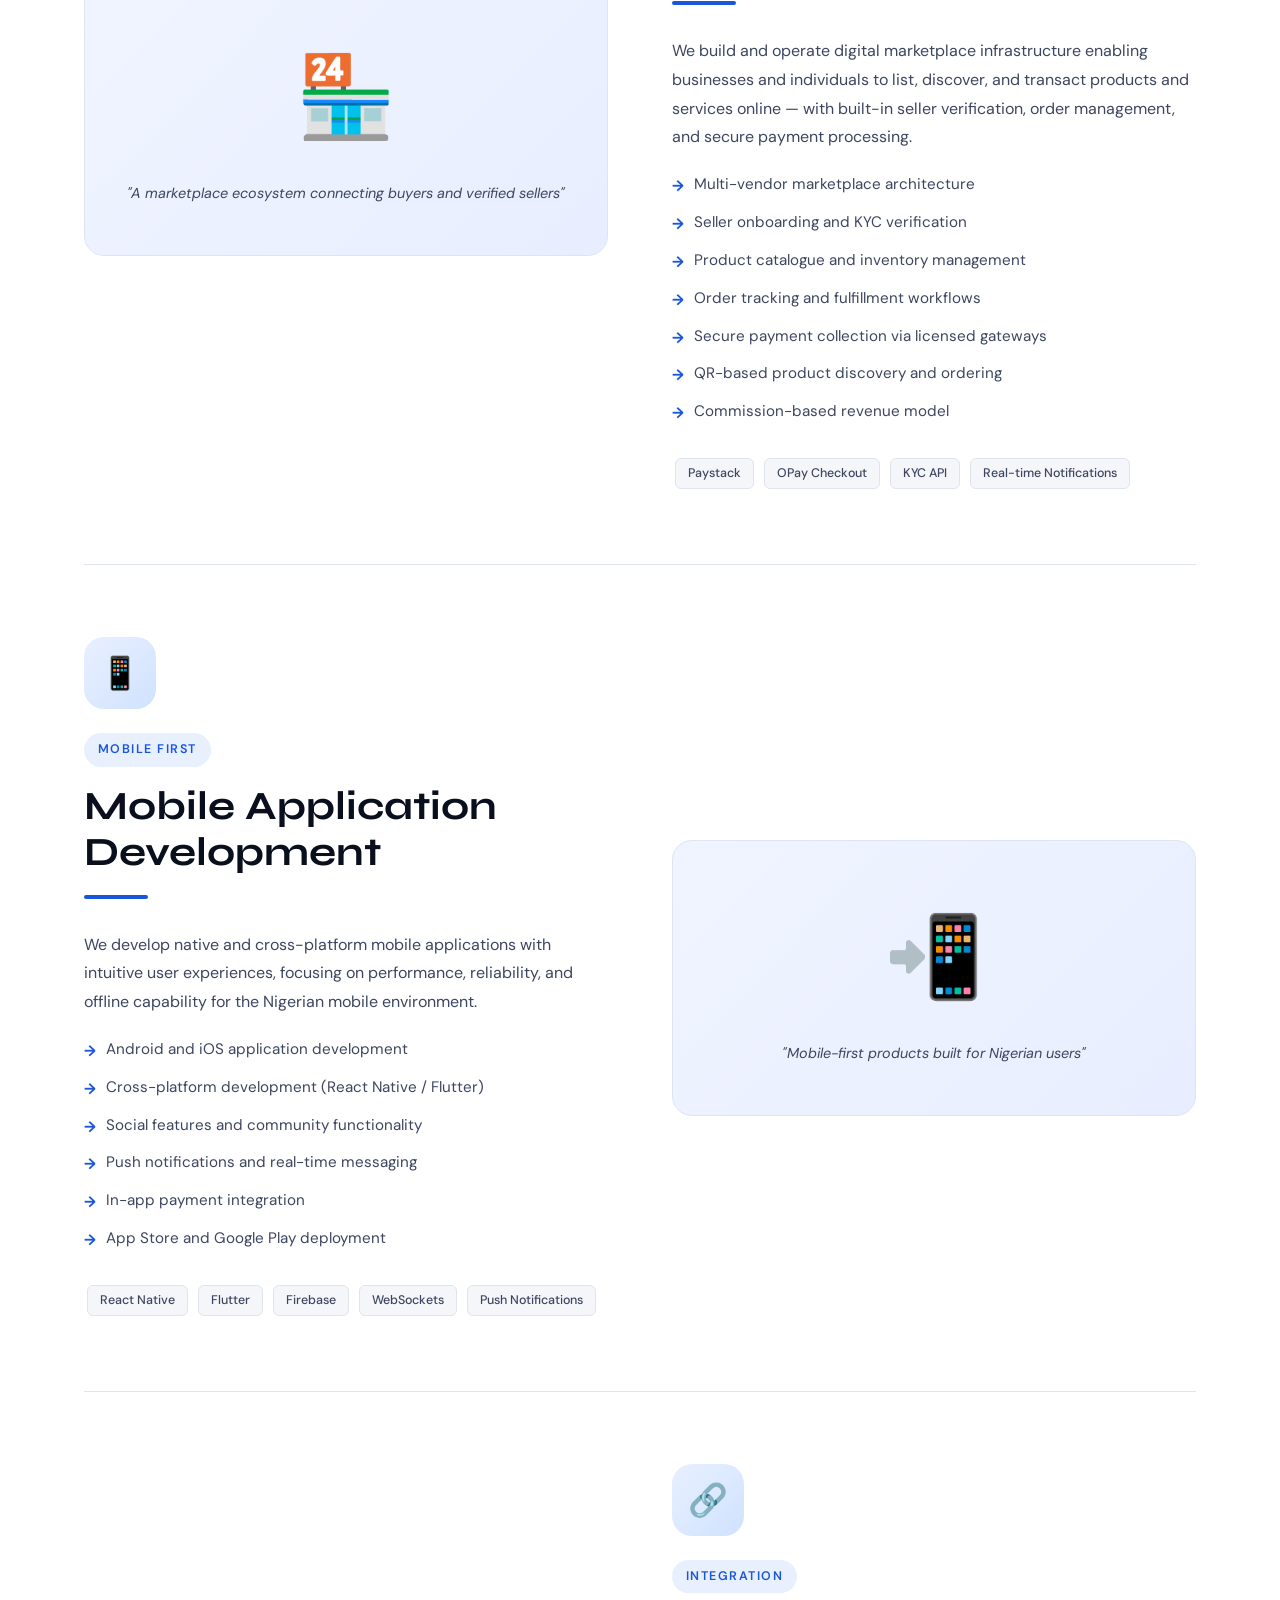
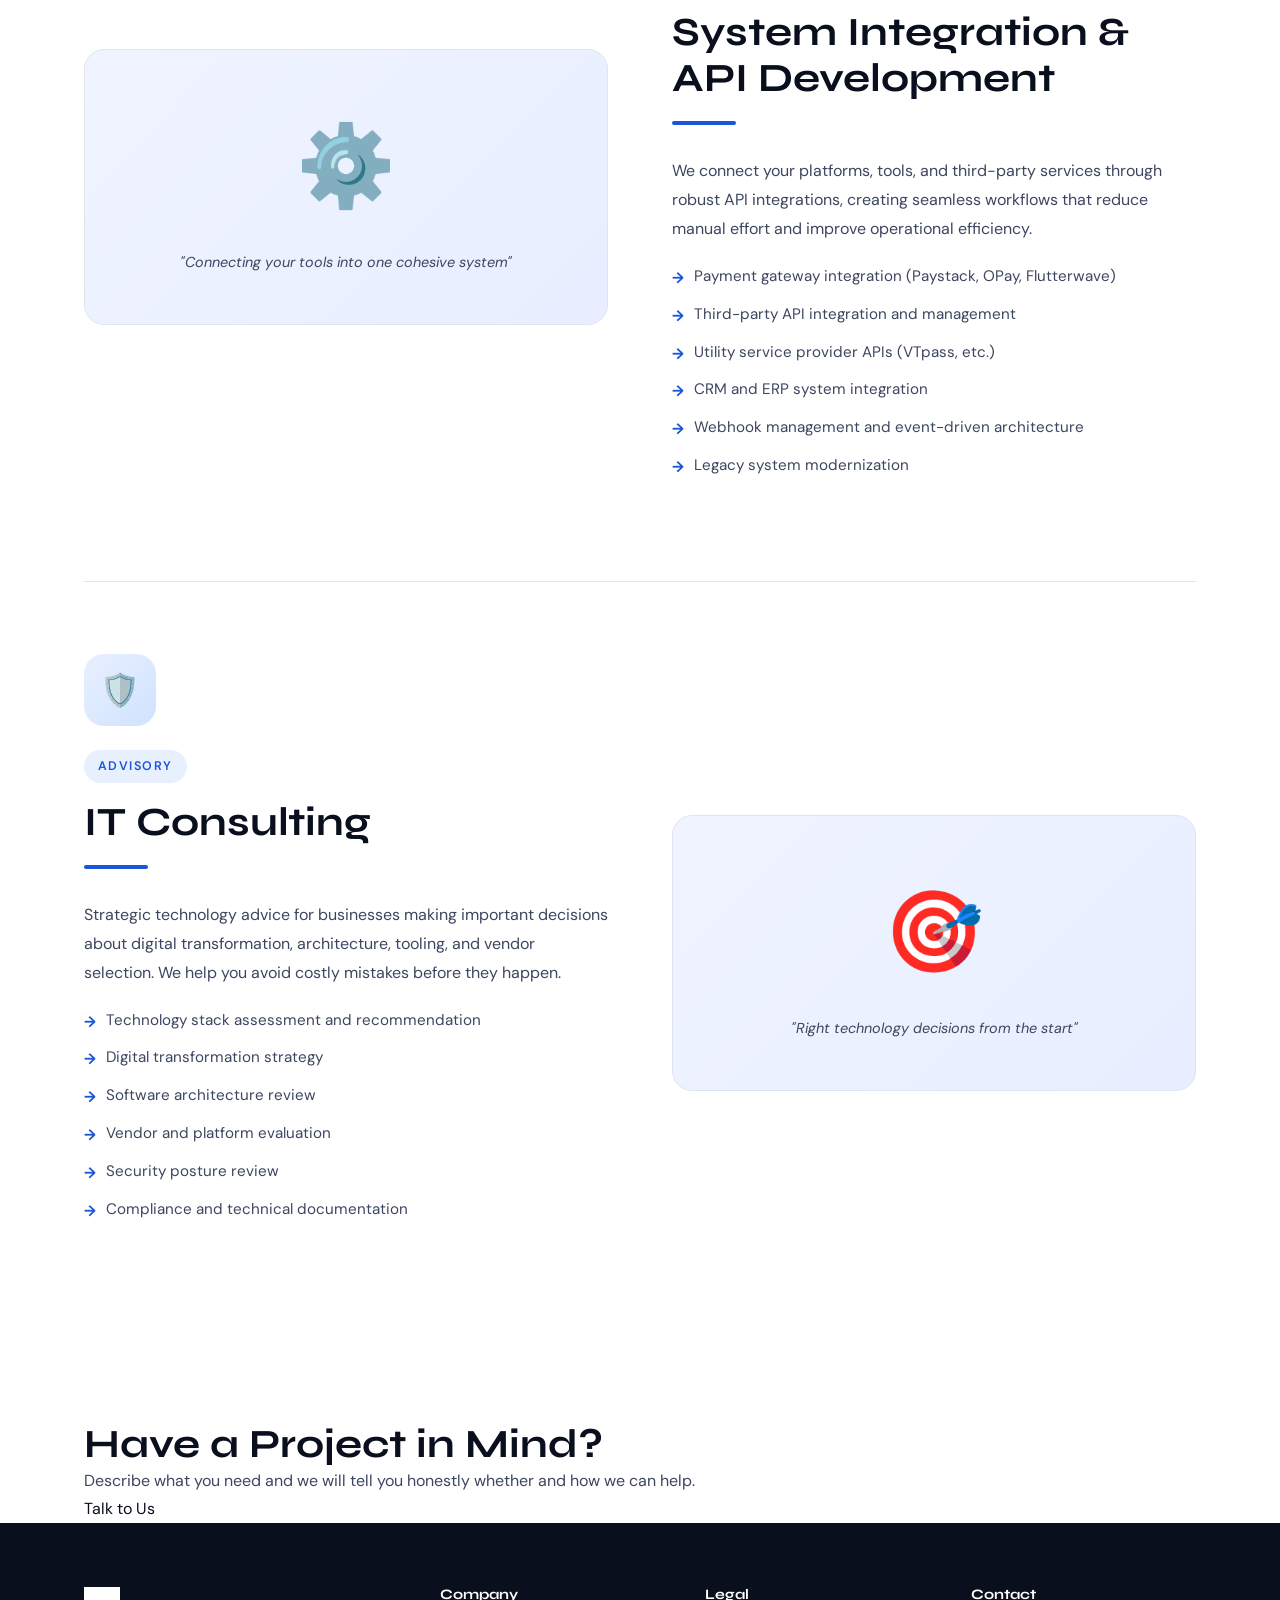
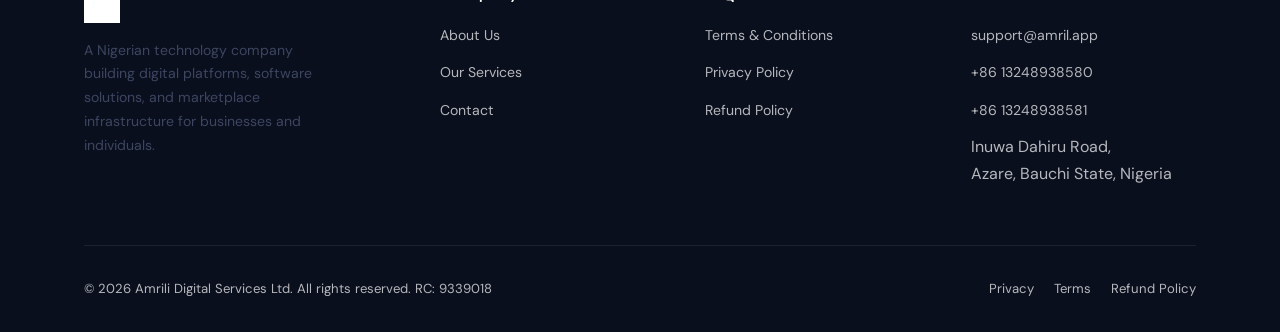
<file: services.html>
<!DOCTYPE html>
<html lang="en">
<head>
  <meta charset="UTF-8">
  <meta name="viewport" content="width=device-width, initial-scale=1.0">
  <meta name="author" content="Amrili Digital Services Ltd">
  <meta name="description" content="Software development, digital marketplace platforms, mobile applications, and IT consulting services by Amrili Digital Services Ltd, Nigeria.">
  <meta name="keywords" content="Software Development, Digital Marketplace, Mobile Applications, IT Consulting, E-commerce Platform, Nigeria Technology">
  <title>Our Services — Amrili Digital Services Limited</title>
  <link rel="stylesheet" href="css/style.css">
  <style>
    .service-hero-icon {
      width: 72px; height: 72px;
      background: linear-gradient(135deg,#e8f0fe,#d0e2ff);
      border-radius: 20px;
      display: flex; align-items: center; justify-content: center;
      font-size: 2rem;
      margin-bottom: 24px;
    }
    .service-block {
      display: grid;
      grid-template-columns: 1fr 1fr;
      gap: 64px;
      align-items: center;
      padding: 72px 0;
      border-bottom: 1px solid var(--border);
    }
    .service-block:last-child { border-bottom: none; }
    .service-block.reverse { direction: rtl; }
    .service-block.reverse > * { direction: ltr; }
    .service-block ul {
      list-style: none;
      margin: 20px 0 28px;
    }
    .service-block ul li {
      display: flex; align-items: flex-start; gap: 10px;
      margin-bottom: 10px;
      color: var(--ink-soft);
      font-size: .95rem;
    }
    .service-block ul li::before {
      content: '→';
      color: var(--accent);
      font-weight: 700;
      flex-shrink: 0;
      margin-top: 2px;
    }
    .service-visual {
      background: linear-gradient(135deg, #f0f4ff 0%, #e8eeff 100%);
      border: 1px solid var(--border);
      border-radius: 20px;
      padding: 48px 40px;
      text-align: center;
    }
    .service-visual .icon-large { font-size: 5rem; margin-bottom: 16px; }
    .service-visual p {
      font-size: .9rem;
      font-style: italic;
      color: var(--ink-soft);
    }
    .tech-tag {
      display: inline-block;
      background: var(--surface);
      border: 1px solid var(--border);
      border-radius: 6px;
      padding: 4px 12px;
      font-size: .78rem;
      font-weight: 500;
      color: var(--ink-soft);
      margin: 3px;
    }
    .tech-row { margin-top: 16px; }
    @media (max-width: 768px) {
      .service-block { grid-template-columns: 1fr; direction: ltr; gap: 32px; }
      .service-block.reverse { direction: ltr; }
    }
  </style>
</head>
<body>
<script src="js/components.js"></script>

<!-- ══ PAGE HERO ══════════════════════════════════════════ -->
<section class="page-hero">
  <div class="container">
    <span class="section-label">What We Offer</span>
    <h1>Our Services</h1>
    <p>End-to-end technology services — from ideation and design to development, deployment, and ongoing support.</p>
  </div>
</section>

<!-- ══ SERVICES ══════════════════════════════════════════ -->
<section class="section">
  <div class="container">

    <!-- 1. Software Development -->
    <div class="service-block">
      <div>
        <div class="service-hero-icon">💻</div>
        <span class="section-label">Core Service</span>
        <h2>Software Development</h2>
        <div class="divider"></div>
        <p>We design and build custom software applications tailored to your specific business requirements. Our development process emphasizes clean architecture, maintainability, and performance.</p>
        <ul>
          <li>Custom web application development</li>
          <li>Backend systems and REST API development</li>
          <li>Database design and optimization</li>
          <li>Progressive Web Apps (PWA)</li>
          <li>SaaS platform development</li>
          <li>Admin dashboards and management systems</li>
        </ul>
        <div class="tech-row">
          <span class="tech-tag">Node.js</span>
          <span class="tech-tag">React</span>
          <span class="tech-tag">Python</span>
          <span class="tech-tag">PostgreSQL</span>
          <span class="tech-tag">MongoDB</span>
          <span class="tech-tag">REST APIs</span>
        </div>
      </div>
      <div class="service-visual">
        <div class="icon-large">🖥️</div>
        <p>"From concept to production-ready software"</p>
      </div>
    </div>

    <!-- 2. Digital Marketplace -->
    <div class="service-block reverse">
      <div>
        <div class="service-hero-icon">🛒</div>
        <span class="section-label">Platform Product</span>
        <h2>Digital Marketplace Platform</h2>
        <div class="divider"></div>
        <p>We build and operate digital marketplace infrastructure enabling businesses and individuals to list, discover, and transact products and services online — with built-in seller verification, order management, and secure payment processing.</p>
        <ul>
          <li>Multi-vendor marketplace architecture</li>
          <li>Seller onboarding and KYC verification</li>
          <li>Product catalogue and inventory management</li>
          <li>Order tracking and fulfillment workflows</li>
          <li>Secure payment collection via licensed gateways</li>
          <li>QR-based product discovery and ordering</li>
          <li>Commission-based revenue model</li>
        </ul>
        <div class="tech-row">
          <span class="tech-tag">Paystack</span>
          <span class="tech-tag">OPay Checkout</span>
          <span class="tech-tag">KYC API</span>
          <span class="tech-tag">Real-time Notifications</span>
        </div>
      </div>
      <div class="service-visual">
        <div class="icon-large">🏪</div>
        <p>"A marketplace ecosystem connecting buyers and verified sellers"</p>
      </div>
    </div>

    <!-- 3. Mobile Applications -->
    <div class="service-block">
      <div>
        <div class="service-hero-icon">📱</div>
        <span class="section-label">Mobile First</span>
        <h2>Mobile Application Development</h2>
        <div class="divider"></div>
        <p>We develop native and cross-platform mobile applications with intuitive user experiences, focusing on performance, reliability, and offline capability for the Nigerian mobile environment.</p>
        <ul>
          <li>Android and iOS application development</li>
          <li>Cross-platform development (React Native / Flutter)</li>
          <li>Social features and community functionality</li>
          <li>Push notifications and real-time messaging</li>
          <li>In-app payment integration</li>
          <li>App Store and Google Play deployment</li>
        </ul>
        <div class="tech-row">
          <span class="tech-tag">React Native</span>
          <span class="tech-tag">Flutter</span>
          <span class="tech-tag">Firebase</span>
          <span class="tech-tag">WebSockets</span>
          <span class="tech-tag">Push Notifications</span>
        </div>
      </div>
      <div class="service-visual">
        <div class="icon-large">📲</div>
        <p>"Mobile-first products built for Nigerian users"</p>
      </div>
    </div>

    <!-- 4. System Integration -->
    <div class="service-block reverse">
      <div>
        <div class="service-hero-icon">🔗</div>
        <span class="section-label">Integration</span>
        <h2>System Integration &amp; API Development</h2>
        <div class="divider"></div>
        <p>We connect your platforms, tools, and third-party services through robust API integrations, creating seamless workflows that reduce manual effort and improve operational efficiency.</p>
        <ul>
          <li>Payment gateway integration (Paystack, OPay, Flutterwave)</li>
          <li>Third-party API integration and management</li>
          <li>Utility service provider APIs (VTpass, etc.)</li>
          <li>CRM and ERP system integration</li>
          <li>Webhook management and event-driven architecture</li>
          <li>Legacy system modernization</li>
        </ul>
      </div>
      <div class="service-visual">
        <div class="icon-large">⚙️</div>
        <p>"Connecting your tools into one cohesive system"</p>
      </div>
    </div>

    <!-- 5. IT Consulting -->
    <div class="service-block">
      <div>
        <div class="service-hero-icon">🛡️</div>
        <span class="section-label">Advisory</span>
        <h2>IT Consulting</h2>
        <div class="divider"></div>
        <p>Strategic technology advice for businesses making important decisions about digital transformation, architecture, tooling, and vendor selection. We help you avoid costly mistakes before they happen.</p>
        <ul>
          <li>Technology stack assessment and recommendation</li>
          <li>Digital transformation strategy</li>
          <li>Software architecture review</li>
          <li>Vendor and platform evaluation</li>
          <li>Security posture review</li>
          <li>Compliance and technical documentation</li>
        </ul>
      </div>
      <div class="service-visual">
        <div class="icon-large">🎯</div>
        <p>"Right technology decisions from the start"</p>
      </div>
    </div>

  </div>
</section>

<!-- ══ CTA ══════════════════════════════════════════════════ -->
<section class="cta-section">
  <div class="container">
    <h2>Have a Project in Mind?</h2>
    <p>Describe what you need and we will tell you honestly whether and how we can help.</p>
    <a href="contact.html" class="btn-white">Talk to Us</a>
  </div>
</section>

</body>
</html>
</file>
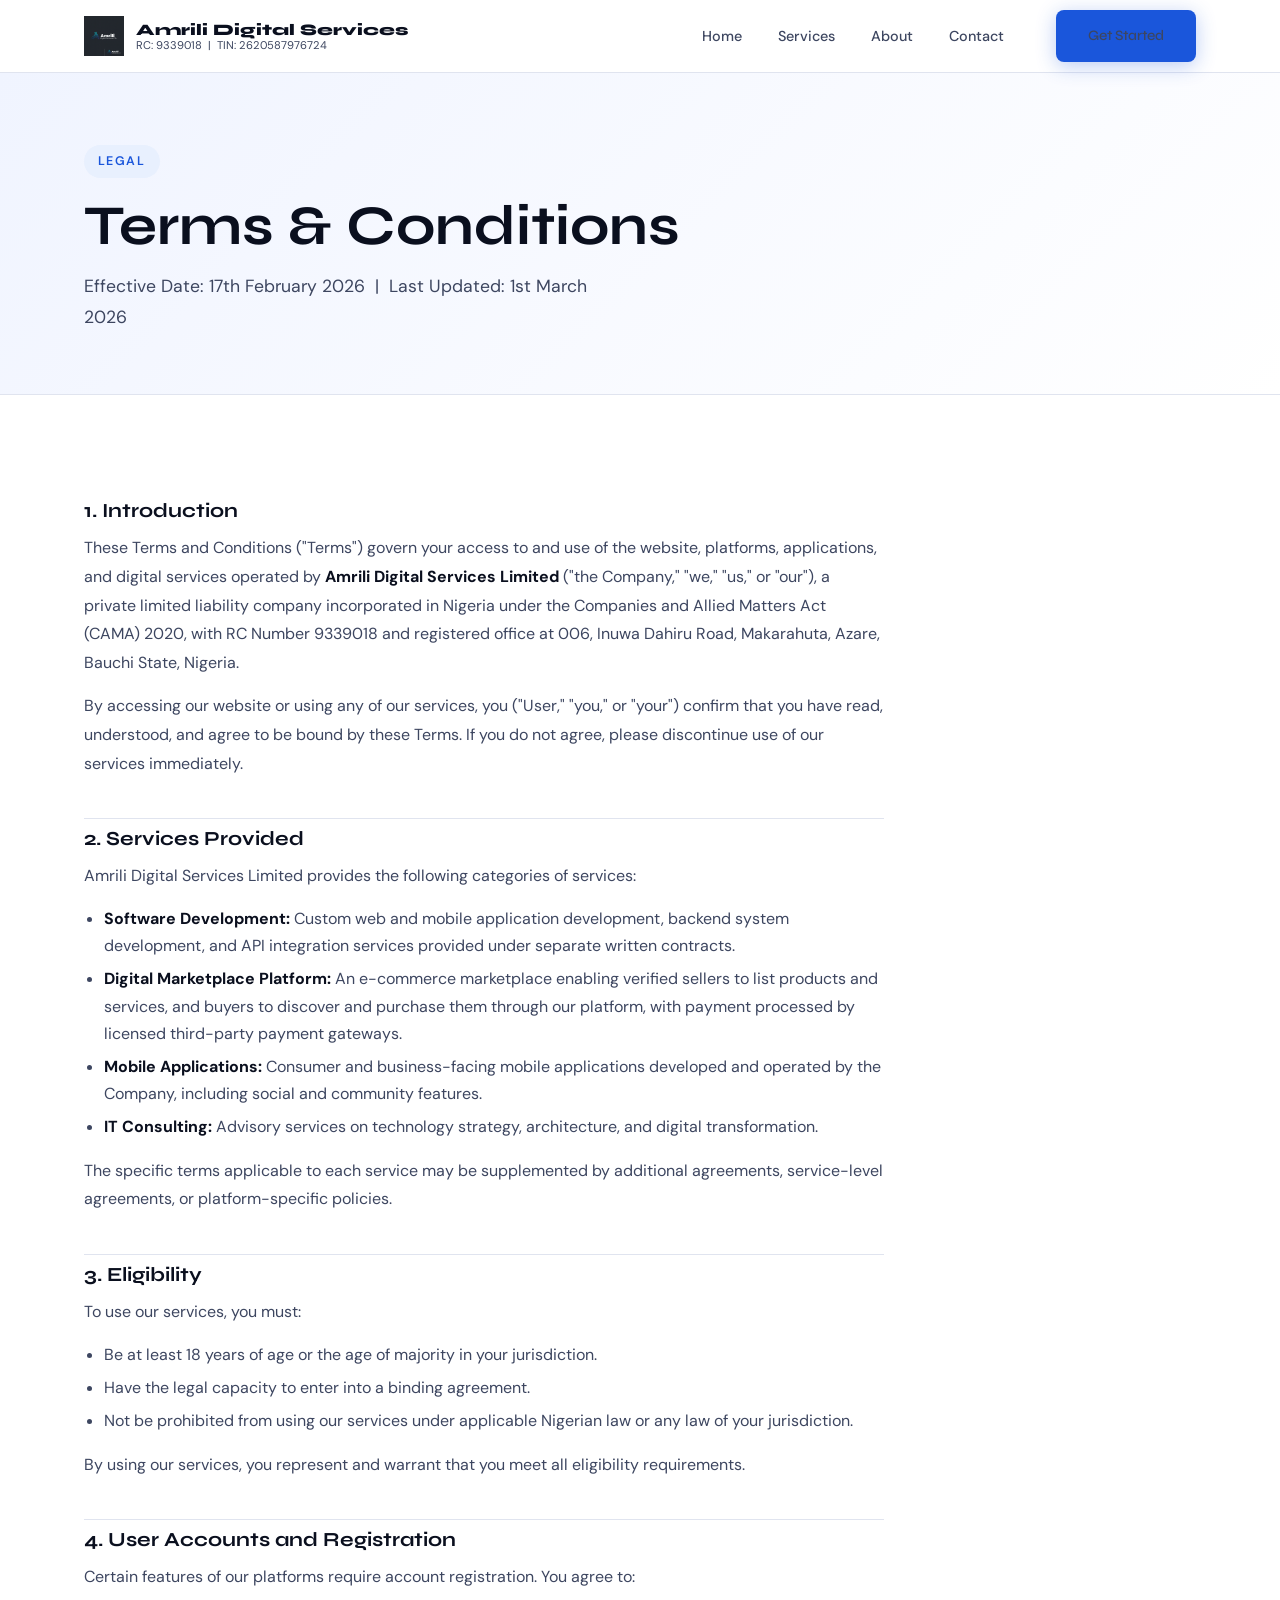
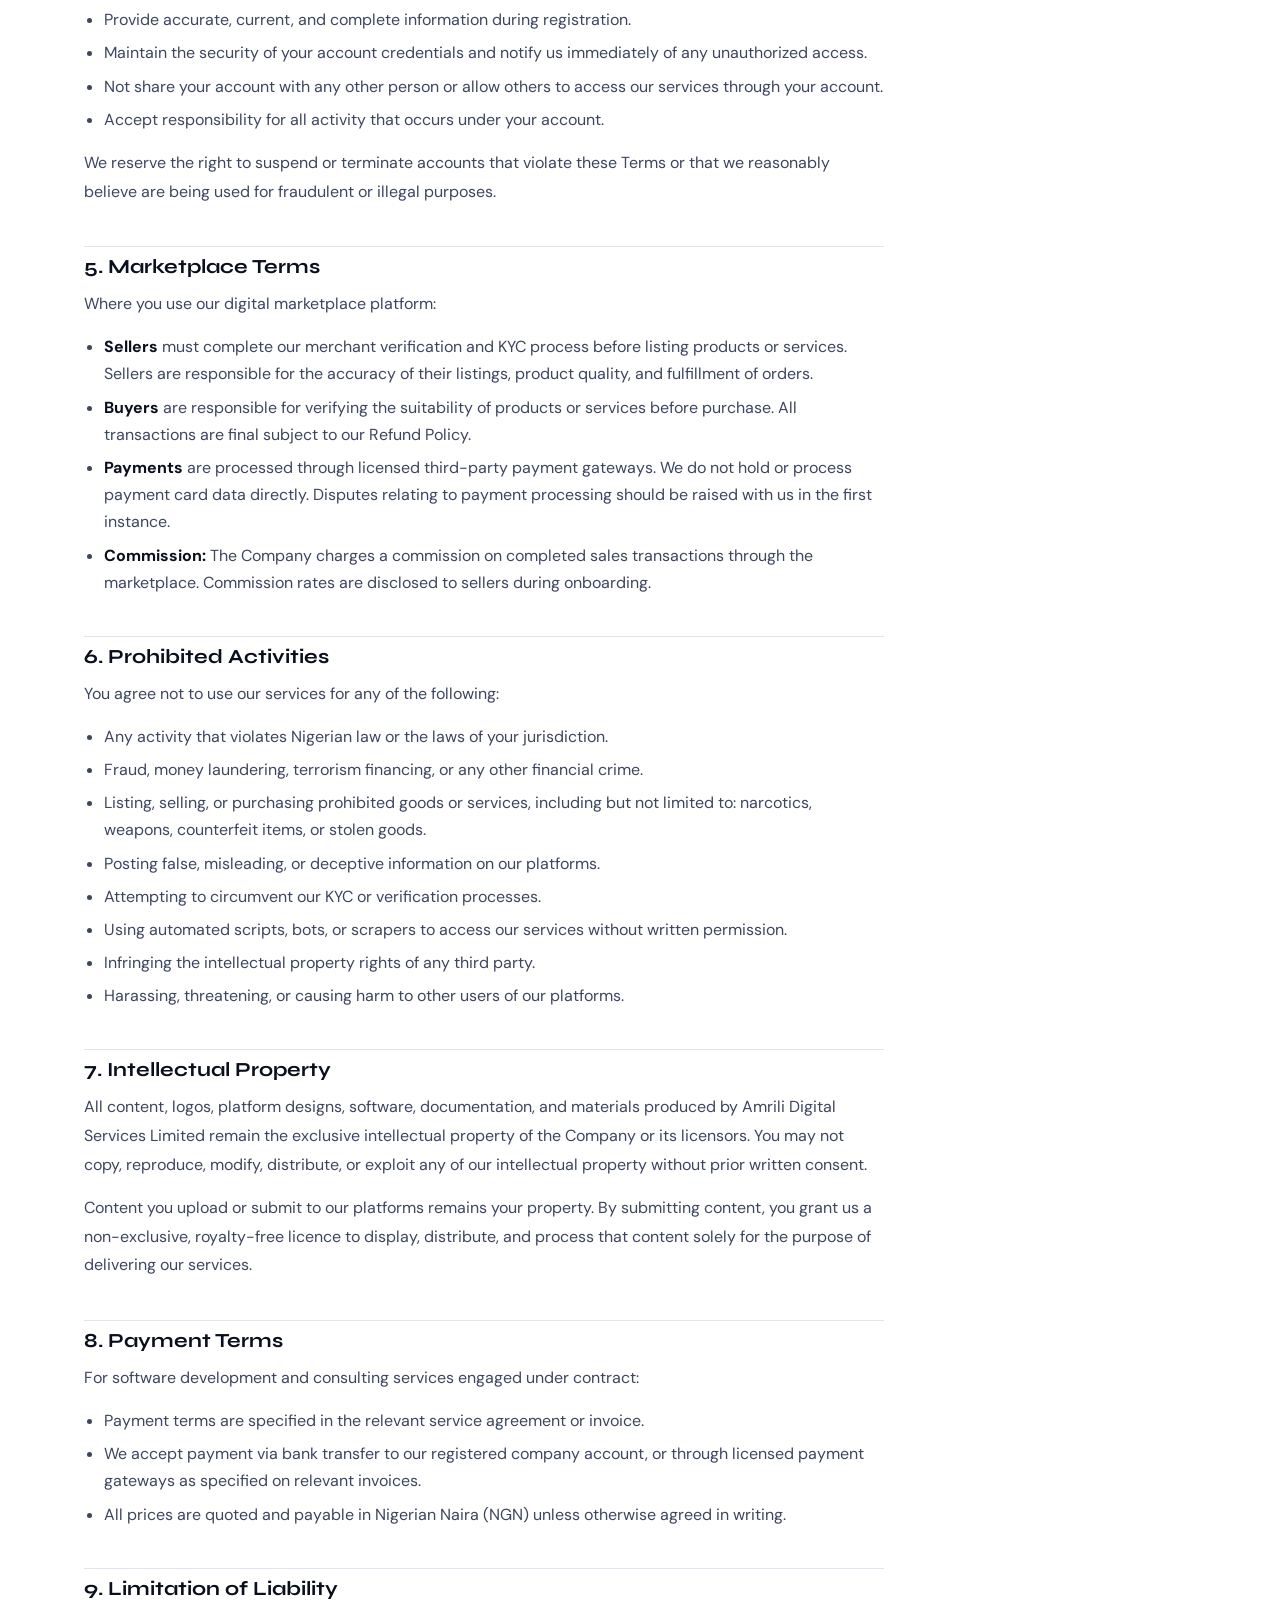
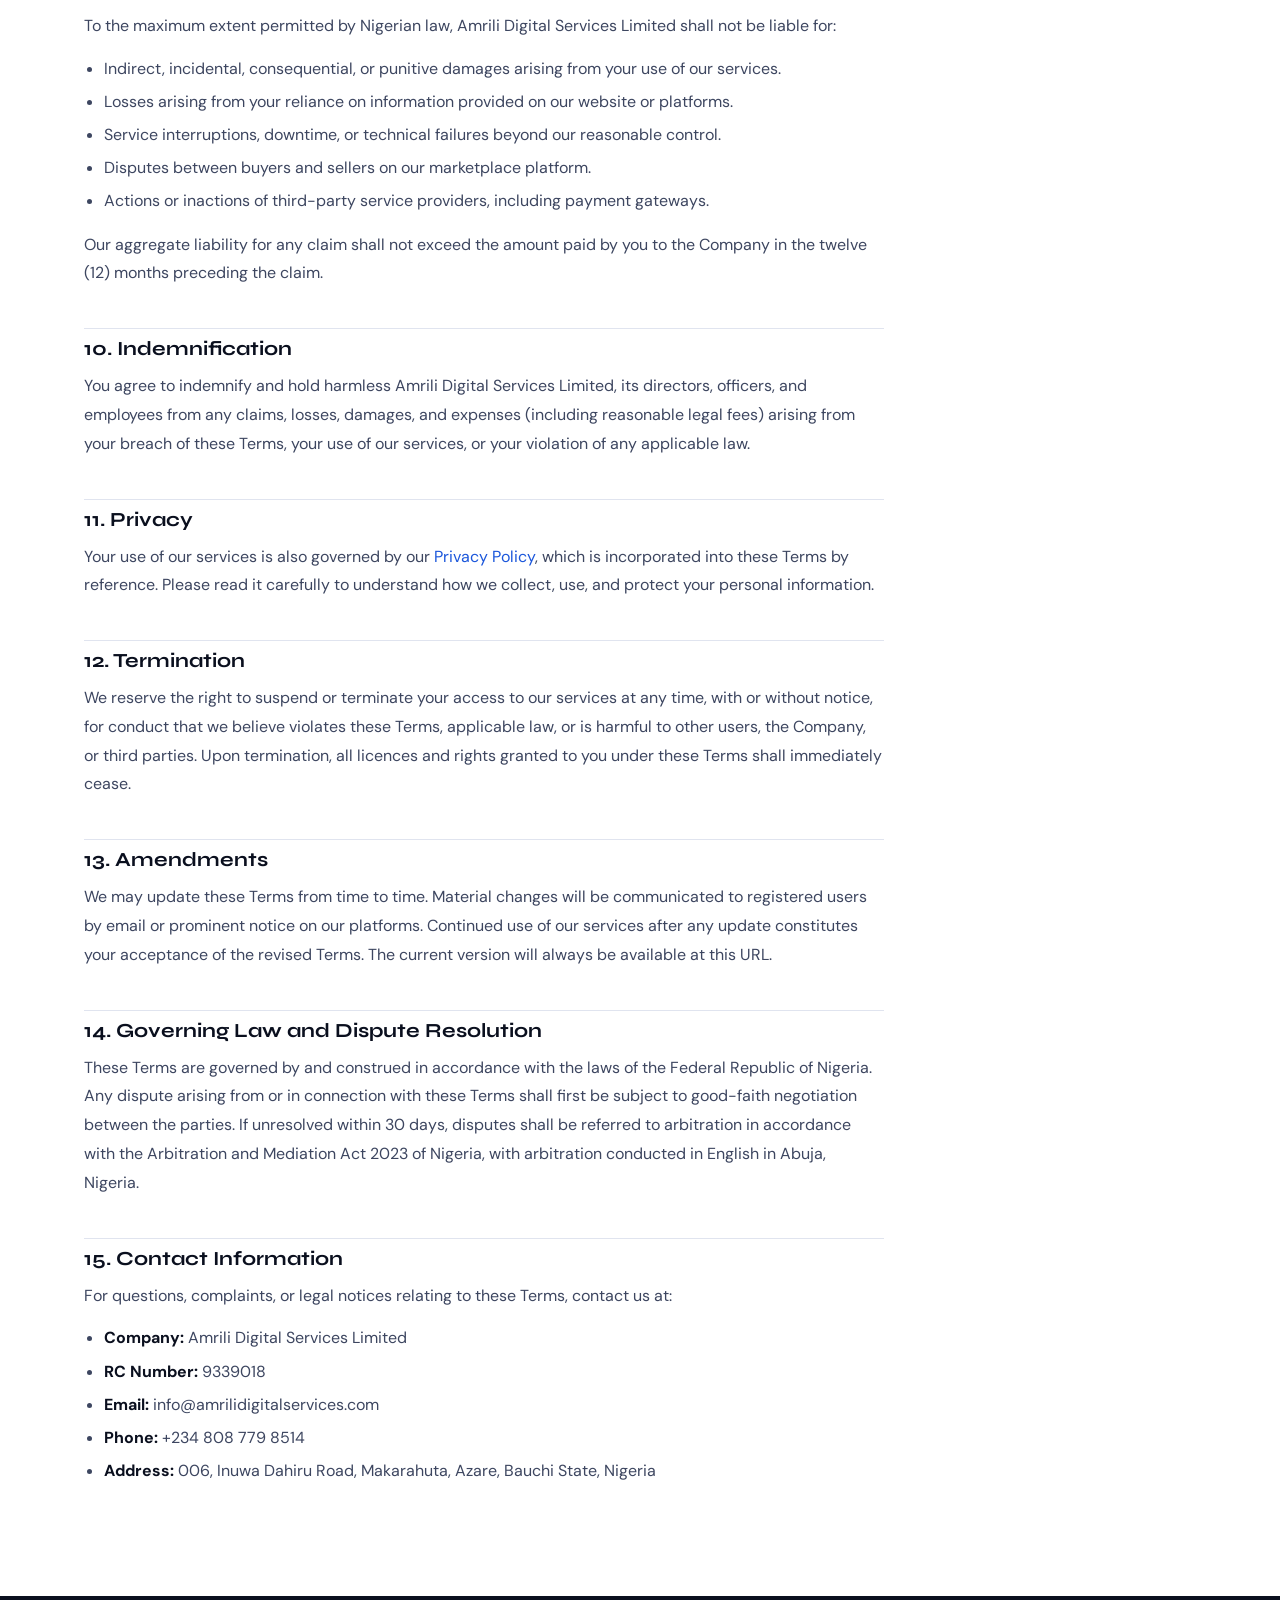
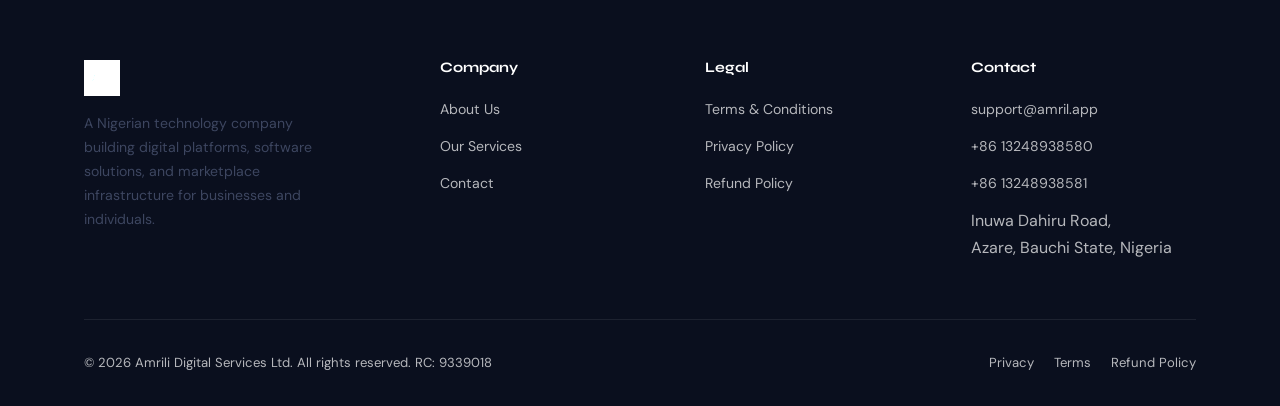
<file: terms.html>
<!DOCTYPE html>
<html lang="en">
<head>
  <meta charset="UTF-8">
  <meta name="viewport" content="width=device-width, initial-scale=1.0">
  <meta name="author" content="Amrili Digital Services Ltd">
  <meta name="description" content="Terms and Conditions for Amrili Digital Services Limited — governing use of our website, platforms, and software services.">
  <meta name="keywords" content="Terms and Conditions, Amrili Digital Services, Nigeria Software Company">
  <title>Terms &amp; Conditions — Amrili Digital Services Limited</title>
  <link rel="stylesheet" href="css/style.css">
</head>
<body>
<script src="js/components.js"></script>

<section class="page-hero">
  <div class="container">
    <span class="section-label">Legal</span>
    <h1>Terms &amp; Conditions</h1>
    <p>Effective Date: 17th February 2026 &nbsp;|&nbsp; Last Updated: 1st March 2026</p>
  </div>
</section>

<section class="section">
  <div class="container">
    <div class="legal-content">

      <h2>1. Introduction</h2>
      <p>These Terms and Conditions ("Terms") govern your access to and use of the website, platforms, applications, and digital services operated by <strong>Amrili Digital Services Limited</strong> ("the Company," "we," "us," or "our"), a private limited liability company incorporated in Nigeria under the Companies and Allied Matters Act (CAMA) 2020, with RC Number 9339018 and registered office at 006, Inuwa Dahiru Road, Makarahuta, Azare, Bauchi State, Nigeria.</p>
      <p>By accessing our website or using any of our services, you ("User," "you," or "your") confirm that you have read, understood, and agree to be bound by these Terms. If you do not agree, please discontinue use of our services immediately.</p>

      <h2>2. Services Provided</h2>
      <p>Amrili Digital Services Limited provides the following categories of services:</p>
      <ul>
        <li><strong>Software Development:</strong> Custom web and mobile application development, backend system development, and API integration services provided under separate written contracts.</li>
        <li><strong>Digital Marketplace Platform:</strong> An e-commerce marketplace enabling verified sellers to list products and services, and buyers to discover and purchase them through our platform, with payment processed by licensed third-party payment gateways.</li>
        <li><strong>Mobile Applications:</strong> Consumer and business-facing mobile applications developed and operated by the Company, including social and community features.</li>
        <li><strong>IT Consulting:</strong> Advisory services on technology strategy, architecture, and digital transformation.</li>
      </ul>
      <p>The specific terms applicable to each service may be supplemented by additional agreements, service-level agreements, or platform-specific policies.</p>

      <h2>3. Eligibility</h2>
      <p>To use our services, you must:</p>
      <ul>
        <li>Be at least 18 years of age or the age of majority in your jurisdiction.</li>
        <li>Have the legal capacity to enter into a binding agreement.</li>
        <li>Not be prohibited from using our services under applicable Nigerian law or any law of your jurisdiction.</li>
      </ul>
      <p>By using our services, you represent and warrant that you meet all eligibility requirements.</p>

      <h2>4. User Accounts and Registration</h2>
      <p>Certain features of our platforms require account registration. You agree to:</p>
      <ul>
        <li>Provide accurate, current, and complete information during registration.</li>
        <li>Maintain the security of your account credentials and notify us immediately of any unauthorized access.</li>
        <li>Not share your account with any other person or allow others to access our services through your account.</li>
        <li>Accept responsibility for all activity that occurs under your account.</li>
      </ul>
      <p>We reserve the right to suspend or terminate accounts that violate these Terms or that we reasonably believe are being used for fraudulent or illegal purposes.</p>

      <h2>5. Marketplace Terms</h2>
      <p>Where you use our digital marketplace platform:</p>
      <ul>
        <li><strong>Sellers</strong> must complete our merchant verification and KYC process before listing products or services. Sellers are responsible for the accuracy of their listings, product quality, and fulfillment of orders.</li>
        <li><strong>Buyers</strong> are responsible for verifying the suitability of products or services before purchase. All transactions are final subject to our Refund Policy.</li>
        <li><strong>Payments</strong> are processed through licensed third-party payment gateways. We do not hold or process payment card data directly. Disputes relating to payment processing should be raised with us in the first instance.</li>
        <li><strong>Commission:</strong> The Company charges a commission on completed sales transactions through the marketplace. Commission rates are disclosed to sellers during onboarding.</li>
      </ul>

      <h2>6. Prohibited Activities</h2>
      <p>You agree not to use our services for any of the following:</p>
      <ul>
        <li>Any activity that violates Nigerian law or the laws of your jurisdiction.</li>
        <li>Fraud, money laundering, terrorism financing, or any other financial crime.</li>
        <li>Listing, selling, or purchasing prohibited goods or services, including but not limited to: narcotics, weapons, counterfeit items, or stolen goods.</li>
        <li>Posting false, misleading, or deceptive information on our platforms.</li>
        <li>Attempting to circumvent our KYC or verification processes.</li>
        <li>Using automated scripts, bots, or scrapers to access our services without written permission.</li>
        <li>Infringing the intellectual property rights of any third party.</li>
        <li>Harassing, threatening, or causing harm to other users of our platforms.</li>
      </ul>

      <h2>7. Intellectual Property</h2>
      <p>All content, logos, platform designs, software, documentation, and materials produced by Amrili Digital Services Limited remain the exclusive intellectual property of the Company or its licensors. You may not copy, reproduce, modify, distribute, or exploit any of our intellectual property without prior written consent.</p>
      <p>Content you upload or submit to our platforms remains your property. By submitting content, you grant us a non-exclusive, royalty-free licence to display, distribute, and process that content solely for the purpose of delivering our services.</p>

      <h2>8. Payment Terms</h2>
      <p>For software development and consulting services engaged under contract:</p>
      <ul>
        <li>Payment terms are specified in the relevant service agreement or invoice.</li>
        <li>We accept payment via bank transfer to our registered company account, or through licensed payment gateways as specified on relevant invoices.</li>
        <li>All prices are quoted and payable in Nigerian Naira (NGN) unless otherwise agreed in writing.</li>
      </ul>

      <h2>9. Limitation of Liability</h2>
      <p>To the maximum extent permitted by Nigerian law, Amrili Digital Services Limited shall not be liable for:</p>
      <ul>
        <li>Indirect, incidental, consequential, or punitive damages arising from your use of our services.</li>
        <li>Losses arising from your reliance on information provided on our website or platforms.</li>
        <li>Service interruptions, downtime, or technical failures beyond our reasonable control.</li>
        <li>Disputes between buyers and sellers on our marketplace platform.</li>
        <li>Actions or inactions of third-party service providers, including payment gateways.</li>
      </ul>
      <p>Our aggregate liability for any claim shall not exceed the amount paid by you to the Company in the twelve (12) months preceding the claim.</p>

      <h2>10. Indemnification</h2>
      <p>You agree to indemnify and hold harmless Amrili Digital Services Limited, its directors, officers, and employees from any claims, losses, damages, and expenses (including reasonable legal fees) arising from your breach of these Terms, your use of our services, or your violation of any applicable law.</p>

      <h2>11. Privacy</h2>
      <p>Your use of our services is also governed by our <a href="privacy.html" style="color:var(--accent);">Privacy Policy</a>, which is incorporated into these Terms by reference. Please read it carefully to understand how we collect, use, and protect your personal information.</p>

      <h2>12. Termination</h2>
      <p>We reserve the right to suspend or terminate your access to our services at any time, with or without notice, for conduct that we believe violates these Terms, applicable law, or is harmful to other users, the Company, or third parties. Upon termination, all licences and rights granted to you under these Terms shall immediately cease.</p>

      <h2>13. Amendments</h2>
      <p>We may update these Terms from time to time. Material changes will be communicated to registered users by email or prominent notice on our platforms. Continued use of our services after any update constitutes your acceptance of the revised Terms. The current version will always be available at this URL.</p>

      <h2>14. Governing Law and Dispute Resolution</h2>
      <p>These Terms are governed by and construed in accordance with the laws of the Federal Republic of Nigeria. Any dispute arising from or in connection with these Terms shall first be subject to good-faith negotiation between the parties. If unresolved within 30 days, disputes shall be referred to arbitration in accordance with the Arbitration and Mediation Act 2023 of Nigeria, with arbitration conducted in English in Abuja, Nigeria.</p>

      <h2>15. Contact Information</h2>
      <p>For questions, complaints, or legal notices relating to these Terms, contact us at:</p>
      <ul>
        <li><strong>Company:</strong> Amrili Digital Services Limited</li>
        <li><strong>RC Number:</strong> 9339018</li>
        <li><strong>Email:</strong> info@amrilidigitalservices.com</li>
        <li><strong>Phone:</strong> +234 808 779 8514</li>
        <li><strong>Address:</strong> 006, Inuwa Dahiru Road, Makarahuta, Azare, Bauchi State, Nigeria</li>
      </ul>

    </div>
  </div>
</section>

</body>
</html>
</file>
<file: css/style.css>
/* ============================================================
   AMRILI DIGITAL SERVICES LTD — Global Stylesheet
   ============================================================ */

@import url('https://fonts.googleapis.com/css2?family=Syne:wght@400;600;700;800&family=DM+Sans:ital,wght@0,300;0,400;0,500;1,300&display=swap');

/* ── CSS Variables ───────────────────────────────────────── */
:root {
  --ink:       #0a0f1e;
  --ink-soft:  #3d4660;
  --surface:   #f5f6fa;
  --white:     #ffffff;
  --accent:    #1a56db;
  --accent-2:  #0e3a9e;
  --gold:      #c89b3c;
  --border:    #e0e4ef;
  --radius:    12px;
  --shadow:    0 4px 32px rgba(26,86,219,.10);
  --trans:     all .3s cubic-bezier(.4,0,.2,1);
}

/* ── Reset & Base ────────────────────────────────────────── */
*, *::before, *::after { box-sizing: border-box; margin: 0; padding: 0; }
html { scroll-behavior: smooth; }
body {
  font-family: 'DM Sans', sans-serif;
  background: var(--white);
  color: var(--ink);
  font-size: 16px;
  line-height: 1.7;
  -webkit-font-smoothing: antialiased;
}
img { max-width: 100%; display: block; }
a { text-decoration: none; color: inherit; }
ul { list-style: none; }

/* ── Typography ──────────────────────────────────────────── */
h1, h2, h3, h4 {
  font-family: 'Syne', sans-serif;
  font-weight: 700;
  line-height: 1.15;
  color: var(--ink);
}
h1 { font-size: clamp(2rem, 5vw, 3.5rem); }
h2 { font-size: clamp(1.5rem, 3.5vw, 2.5rem); }
h3 { font-size: clamp(1.1rem, 2vw, 1.4rem); }
p  { color: var(--ink-soft); line-height: 1.8; }

/* ── Layout Helpers ──────────────────────────────────────── */
.container {
  max-width: 1160px;
  margin: 0 auto;
  padding: 0 24px;
}
.section { padding: 96px 0; }
.section--alt { background: var(--surface); }
.grid-2 { display: grid; grid-template-columns: 1fr 1fr; gap: 40px; }
.grid-3 { display: grid; grid-template-columns: repeat(3,1fr); gap: 32px; }
.grid-4 { display: grid; grid-template-columns: repeat(4,1fr); gap: 28px; }

/* ── Buttons ─────────────────────────────────────────────── */
.btn {
  display: inline-flex;
  align-items: center;
  gap: 8px;
  padding: 14px 32px;
  border-radius: 8px;
  font-family: 'Syne', sans-serif;
  font-weight: 600;
  font-size: .95rem;
  cursor: pointer;
  transition: var(--trans);
  border: none;
}
.btn-primary {
  background: var(--accent);
  color: var(--white);
  box-shadow: 0 4px 20px rgba(26,86,219,.30);
}
.btn-primary:hover { background: var(--accent-2); transform: translateY(-2px); }
.btn-outline {
  background: transparent;
  color: var(--accent);
  border: 2px solid var(--accent);
}
.btn-outline:hover { background: var(--accent); color: var(--white); }

/* ── Navbar ──────────────────────────────────────────────── */
.navbar {
  position: sticky;
  top: 0;
  z-index: 999;
  background: rgba(255,255,255,.92);
  backdrop-filter: blur(18px);
  border-bottom: 1px solid var(--border);
}
.nav-inner {
  display: flex;
  align-items: center;
  justify-content: space-between;
  height: 72px;
}
.nav-logo {
  display: flex;
  align-items: center;
  gap: 12px;
}
.nav-logo img { height: 40px; width: auto; }
.nav-logo-text {
  font-family: 'Syne', sans-serif;
  font-weight: 800;
  font-size: 1rem;
  color: var(--ink);
  line-height: 1.2;
}
.nav-logo-text span {
  display: block;
  font-size: .7rem;
  font-weight: 400;
  color: var(--ink-soft);
  font-family: 'DM Sans', sans-serif;
}
.nav-links {
  display: flex;
  align-items: center;
  gap: 36px;
}
.nav-links a {
  font-size: .9rem;
  font-weight: 500;
  color: var(--ink-soft);
  transition: var(--trans);
}
.nav-links a:hover,
.nav-links a.active { color: var(--accent); }
.nav-cta { margin-left: 16px; }

.hamburger {
  display: none;
  flex-direction: column;
  gap: 5px;
  cursor: pointer;
  padding: 8px;
}
.hamburger span {
  display: block;
  width: 24px;
  height: 2px;
  background: var(--ink);
  border-radius: 2px;
  transition: var(--trans);
}

/* ── Page Hero ───────────────────────────────────────────── */
.page-hero {
  padding: 72px 0 60px;
  background: linear-gradient(135deg, #f0f4ff 0%, #ffffff 100%);
  border-bottom: 1px solid var(--border);
}
.page-hero h1 { margin-bottom: 12px; }
.page-hero p  { font-size: 1.1rem; max-width: 520px; }

/* ── Cards ───────────────────────────────────────────────── */
.card {
  background: var(--white);
  border: 1px solid var(--border);
  border-radius: var(--radius);
  padding: 36px 28px;
  transition: var(--trans);
}
.card:hover {
  border-color: var(--accent);
  box-shadow: var(--shadow);
  transform: translateY(-4px);
}
.card-icon {
  width: 52px;
  height: 52px;
  background: linear-gradient(135deg,#e8f0fe,#d0e2ff);
  border-radius: 12px;
  display: flex;
  align-items: center;
  justify-content: center;
  margin-bottom: 20px;
  font-size: 1.5rem;
}
.card h3 { margin-bottom: 10px; }

/* ── Section Labels ──────────────────────────────────────── */
.section-label {
  display: inline-block;
  font-size: .78rem;
  font-weight: 600;
  letter-spacing: .12em;
  text-transform: uppercase;
  color: var(--accent);
  background: #e8f0fe;
  padding: 6px 14px;
  border-radius: 100px;
  margin-bottom: 16px;
}
.section-title { margin-bottom: 16px; }
.section-sub { max-width: 560px; font-size: 1.05rem; margin-bottom: 56px; }
.text-center { text-align: center; }
.text-center .section-sub { margin-left: auto; margin-right: auto; }

/* ── Footer ──────────────────────────────────────────────── */
.footer {
  background: var(--ink);
  color: rgba(255,255,255,.7);
  padding: 64px 0 32px;
}
.footer-grid {
  display: grid;
  grid-template-columns: 1.4fr 1fr 1fr 1fr;
  gap: 40px;
  padding-bottom: 48px;
  border-bottom: 1px solid rgba(255,255,255,.08);
  margin-bottom: 32px;
}
.footer-brand img { height: 36px; margin-bottom: 16px; filter: brightness(10); }
.footer-brand p { font-size: .88rem; line-height: 1.7; max-width: 240px; }
.footer h4 {
  font-family: 'Syne', sans-serif;
  color: var(--white);
  font-size: .9rem;
  margin-bottom: 18px;
}
.footer ul li { margin-bottom: 10px; }
.footer ul li a { font-size: .88rem; transition: var(--trans); }
.footer ul li a:hover { color: var(--white); }
.footer-bottom {
  display: flex;
  justify-content: space-between;
  align-items: center;
  flex-wrap: wrap;
  gap: 12px;
  font-size: .82rem;
}
.footer-bottom a { transition: var(--trans); }
.footer-bottom a:hover { color: var(--white); }
.footer-legal { display: flex; gap: 20px; }

/* ── Divider ─────────────────────────────────────────────── */
.divider {
  width: 64px;
  height: 4px;
  background: var(--accent);
  border-radius: 4px;
  margin: 20px 0 32px;
}
.divider--center { margin-left: auto; margin-right: auto; }

/* ── Badges / Tags ───────────────────────────────────────── */
.badge {
  display: inline-flex;
  align-items: center;
  gap: 6px;
  font-size: .8rem;
  font-weight: 500;
  padding: 4px 12px;
  border-radius: 100px;
  background: #e8f0fe;
  color: var(--accent);
}

/* ── Table styles (for legal pages) ─────────────────────── */
.legal-content { max-width: 800px; }
.legal-content h2 {
  font-size: 1.25rem;
  margin: 40px 0 12px;
  padding-top: 8px;
  border-top: 1px solid var(--border);
}
.legal-content h2:first-child { border-top: none; margin-top: 0; }
.legal-content p  { margin-bottom: 14px; }
.legal-content ul { margin: 8px 0 16px 20px; list-style: disc; }
.legal-content ul li { margin-bottom: 6px; color: var(--ink-soft); }
.legal-content strong { color: var(--ink); }

/* ── Responsive ──────────────────────────────────────────── */
@media (max-width: 900px) {
  .grid-2, .grid-3, .grid-4 { grid-template-columns: 1fr 1fr; }
  .footer-grid { grid-template-columns: 1fr 1fr; }
}
@media (max-width: 640px) {
  .grid-2, .grid-3, .grid-4 { grid-template-columns: 1fr; }
  .footer-grid { grid-template-columns: 1fr; }
  .nav-links { display: none; }
  .nav-links.open {
    display: flex;
    flex-direction: column;
    position: absolute;
    top: 72px;
    left: 0; right: 0;
    background: var(--white);
    padding: 24px;
    border-bottom: 1px solid var(--border);
    gap: 20px;
    align-items: flex-start;
    box-shadow: 0 8px 32px rgba(0,0,0,.08);
  }
  .hamburger { display: flex; }
  .nav-cta { display: none; }
  .section { padding: 64px 0; }
}
</file>
